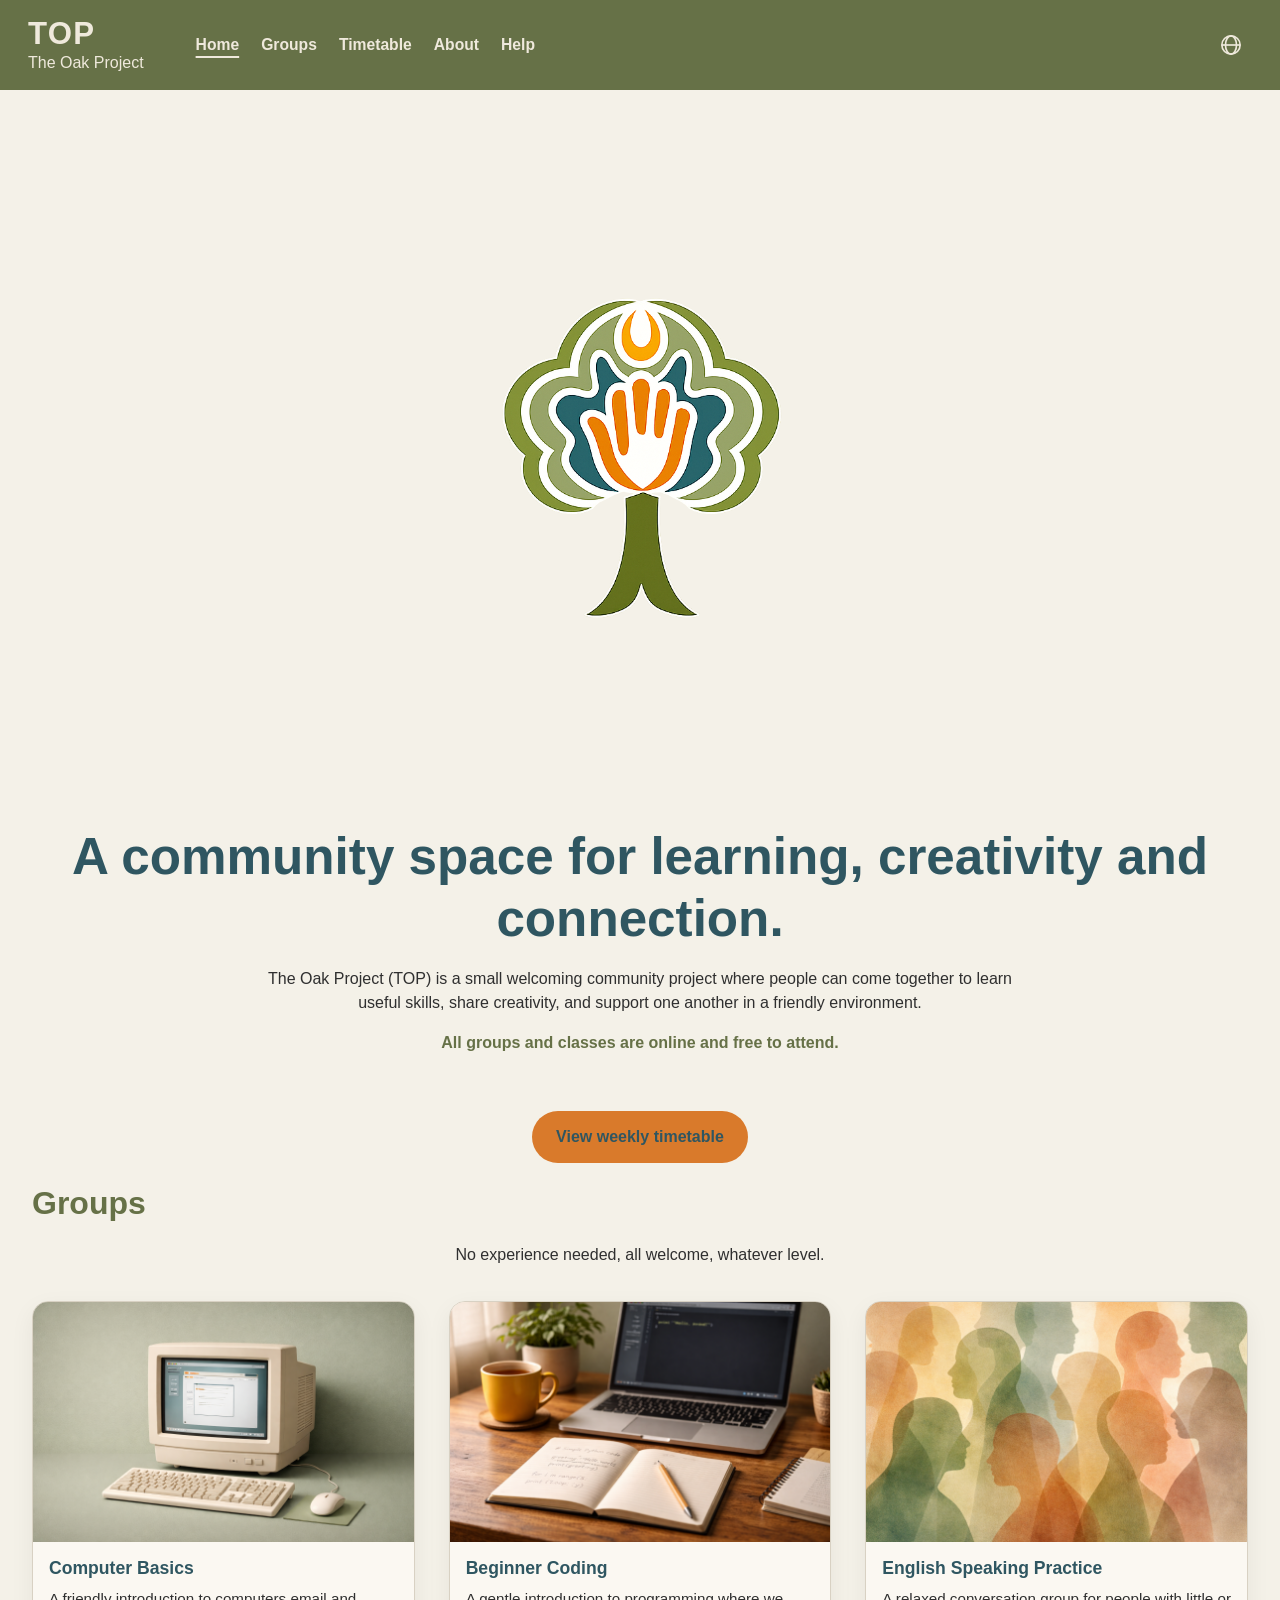
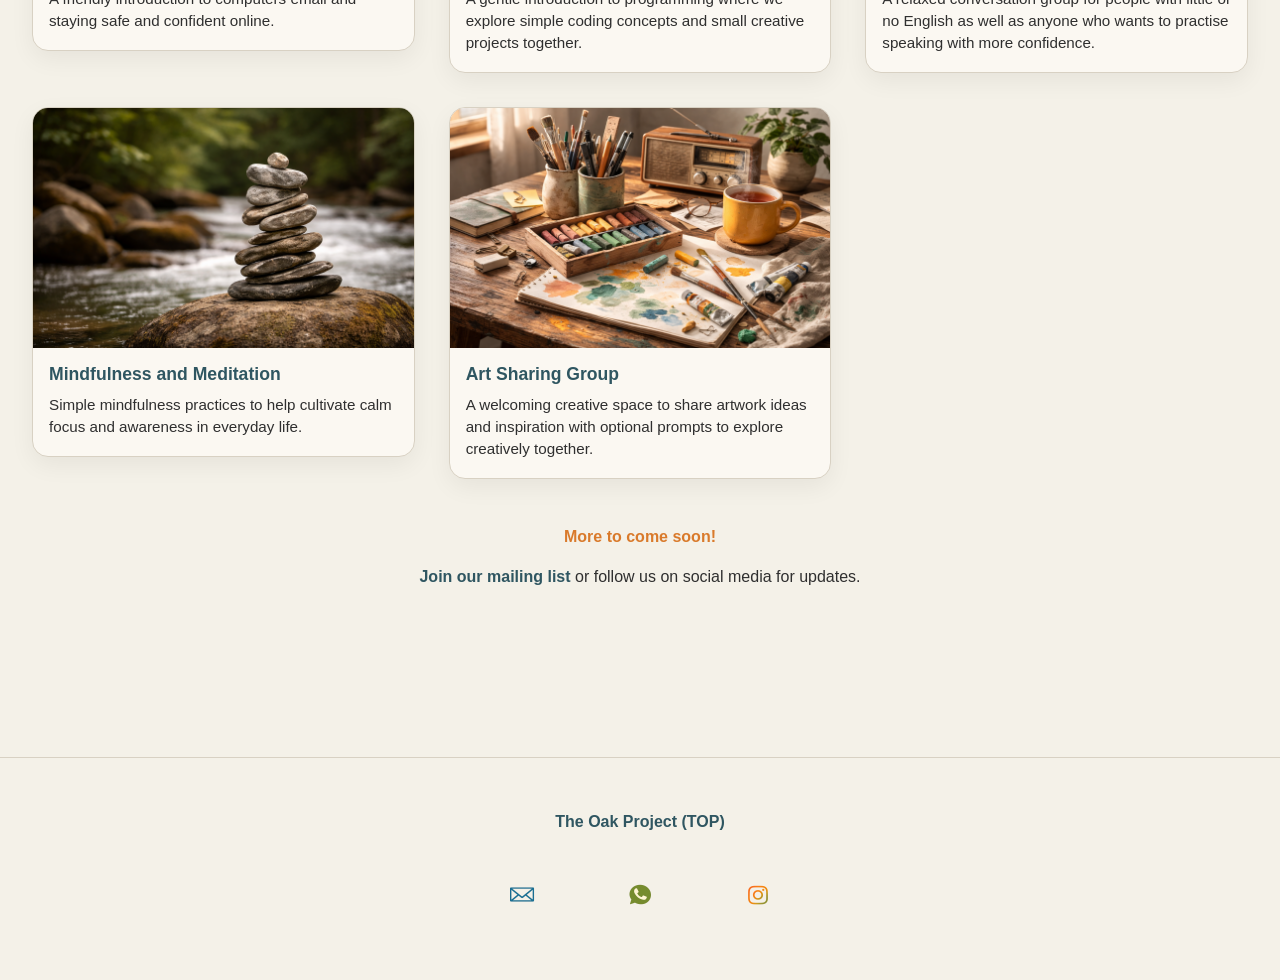
<file: index.html>
<!DOCTYPE html>
<html lang="en">
<head>
  <meta charset="UTF-8" />
  <meta name="viewport" content="width=device-width, initial-scale=1.0" />
  <title>The Oak Project</title>
  <link rel="stylesheet" href="style.css" />
</head>
<body>
  <header class="top-bar">
  <div class="top-left">
    <a href="index.html" class="brand-link">
      <span class="site-name">TOP</span>
      <span class="site-subtitle" data-i18n="siteSubtitle">The Oak Project</span>
    </a>
  </div>

  <nav class="main-nav">
  <a href="index.html" class="nav-link active-nav" data-i18n="nav.home">Home</a>

  <div class="nav-dropdown">
    <button class="nav-link nav-dropdown-button" type="button" data-i18n="nav.groups">Groups</button>
   <div class="nav-dropdown-menu">
  <a href="computer-basics.html" data-i18n="navgroups.computer">Computer Basics</a>
  <a href="beginner-coding.html" data-i18n="navgroups.coding">Beginner Coding</a>
  <a href="english-speaking.html" data-i18n="navgroups.english">English Speaking Practice</a>
  <a href="mindfulness.html" data-i18n="navgroups.mindfulness">Mindfulness & Meditation</a>
  <a href="art-sharing.html" data-i18n="navgroups.art">Art Sharing Group</a>
</div>
  </div>

  <a href="timetable.html" class="nav-link" data-i18n="nav.timetable">Timetable</a>
  <a href="about.html" class="nav-link" data-i18n="nav.about">About</a>
  <a href="help.html" class="nav-link" data-i18n="nav.help">Help</a>
</nav>

  <div class="language-switcher">
    <button id="languageButton" class="language-button" aria-label="Change language">
      <svg class="globe-icon" viewBox="0 0 24 24" aria-hidden="true">
        <circle cx="12" cy="12" r="10"></circle>
        <ellipse cx="12" cy="12" rx="6" ry="10"></ellipse>
        <line x1="2" y1="12" x2="22" y2="12"></line>
      </svg>
    </button>
    <div id="languageMenu" class="language-menu hidden">
      <button data-lang="en">English</button>
      <button data-lang="ar">العربية</button>
      <button data-lang="es">Español</button>
      <button data-lang="fr">Français</button>
      <button data-lang="uk">Українська</button>
      <button data-lang="zh">中文</button>
    </div>
  </div>
</header>

  <main class="page">
    <section class="hero">
      <div class="logo-wrap">
        <img src="images/logo.png" alt="The Oak Project logo" class="logo" />
      </div>

      <h1 data-i18n="tagline">A community space for learning, creativity and connection.</h1>

      <p class="intro" data-i18n="intro">
        The Oak Project (TOP) is a small welcoming community project where people can come together to learn useful skills, share creativity, and support one another in a friendly environment.
      </p>

      <p class="online-free" data-i18n="onlineFree">
        All groups and classes are online and free to attend.
      </p>
    </section>


<p class="hero-button-wrap">
 <a href="timetable.html" class="hero-button" data-i18n="buttons.viewTimetable">
  View weekly timetable
</a>
</p>

      <section class="groups-section">
  <h2 data-i18n="groupsTitle">Groups</h2>
  <p class="groups-intro" data-i18n="groupsIntro">
    No experience needed, all welcome, whatever level.
  </p>

  <div class="groups-grid">
    <a class="group-card card-link" href="computer-basics.html">
      <img src="images/computer.png" alt="" class="group-image" />
      <h3 data-i18n="groups.computer.title">Computer Basics</h3>
      <p data-i18n="groups.computer.desc">
        A friendly introduction to computers email and staying safe and confident online.
      </p>
    </a>

    <a class="group-card card-link" href="beginner-coding.html">
      <img src="images/coding.png" alt="" class="group-image" />
      <h3 data-i18n="groups.coding.title">Beginner Coding</h3>
      <p data-i18n="groups.coding.desc">
        A gentle introduction to programming where we explore simple coding concepts and small creative projects together.
      </p>
    </a>

    <a class="group-card card-link" href="english-speaking.html">
      <img src="images/english.png" alt="" class="group-image" />
      <h3 data-i18n="groups.english.title">English Speaking Practice</h3>
      <p data-i18n="groups.english.desc">
        A relaxed conversation group for people with little or no English as well as anyone who wants to practise speaking with more confidence.
      </p>
    </a>

    <a class="group-card card-link" href="mindfulness.html">
      <img src="images/mindfulness.png" alt="" class="group-image" />
      <h3 data-i18n="groups.mindfulness.title">Mindfulness and Meditation</h3>
      <p data-i18n="groups.mindfulness.desc">
        Simple mindfulness practices to help cultivate calm focus and awareness in everyday life.
      </p>
    </a>

    <a class="group-card card-link" href="art-sharing.html">
      <img src="images/art.png" alt="" class="group-image" />
      <h3 data-i18n="groups.art.title">Art Sharing Group</h3>
      <p data-i18n="groups.art.desc">
        A welcoming creative space to share artwork ideas and inspiration with optional prompts to explore creatively together.
      </p>
    </a>
  </div>
</section>

    <section class="updates">
  <p data-i18n="moreSoon">More to come soon!</p>
  <p>
    <a href="https://forms.gle/5wGqr4tWKQwrsamEA" class="mailing-link" target="_blank" rel="noopener noreferrer" data-i18n="updates.mailingList">
      Join our mailing list
    </a>
    <span data-i18n="updates.socialText">or follow us on social media for updates.</span>
  </p>
</section>
    </section>
  </main>
<footer class="site-footer">
  <div class="footer-inner">
    <p class="footer-text">The Oak Project (TOP)</p>

    <div class="footer-links">
      <a href="mailto:hello@theoakproject.org" class="footer-link" aria-label="Email">
        <img src="images/icon-email.png" alt="Email" class="footer-img-icon">
      </a>

      <a href="https://wa.me/447593195218" target="_blank" rel="noopener noreferrer" class="footer-link" aria-label="WhatsApp">
        <img src="images/icon-whatsapp.png" alt="WhatsApp" class="footer-img-icon">
      </a>

      <a href="https://instagram.com/the_oak_project" target="_blank" rel="noopener noreferrer" class="footer-link" aria-label="Instagram">
  <img src="images/icon-instagram.png" alt="Instagram" class="footer-img-icon">
</a>
    </div>
  </div>
</footer>
  <script src="script.js"></script>
</body>
</html>
</file>
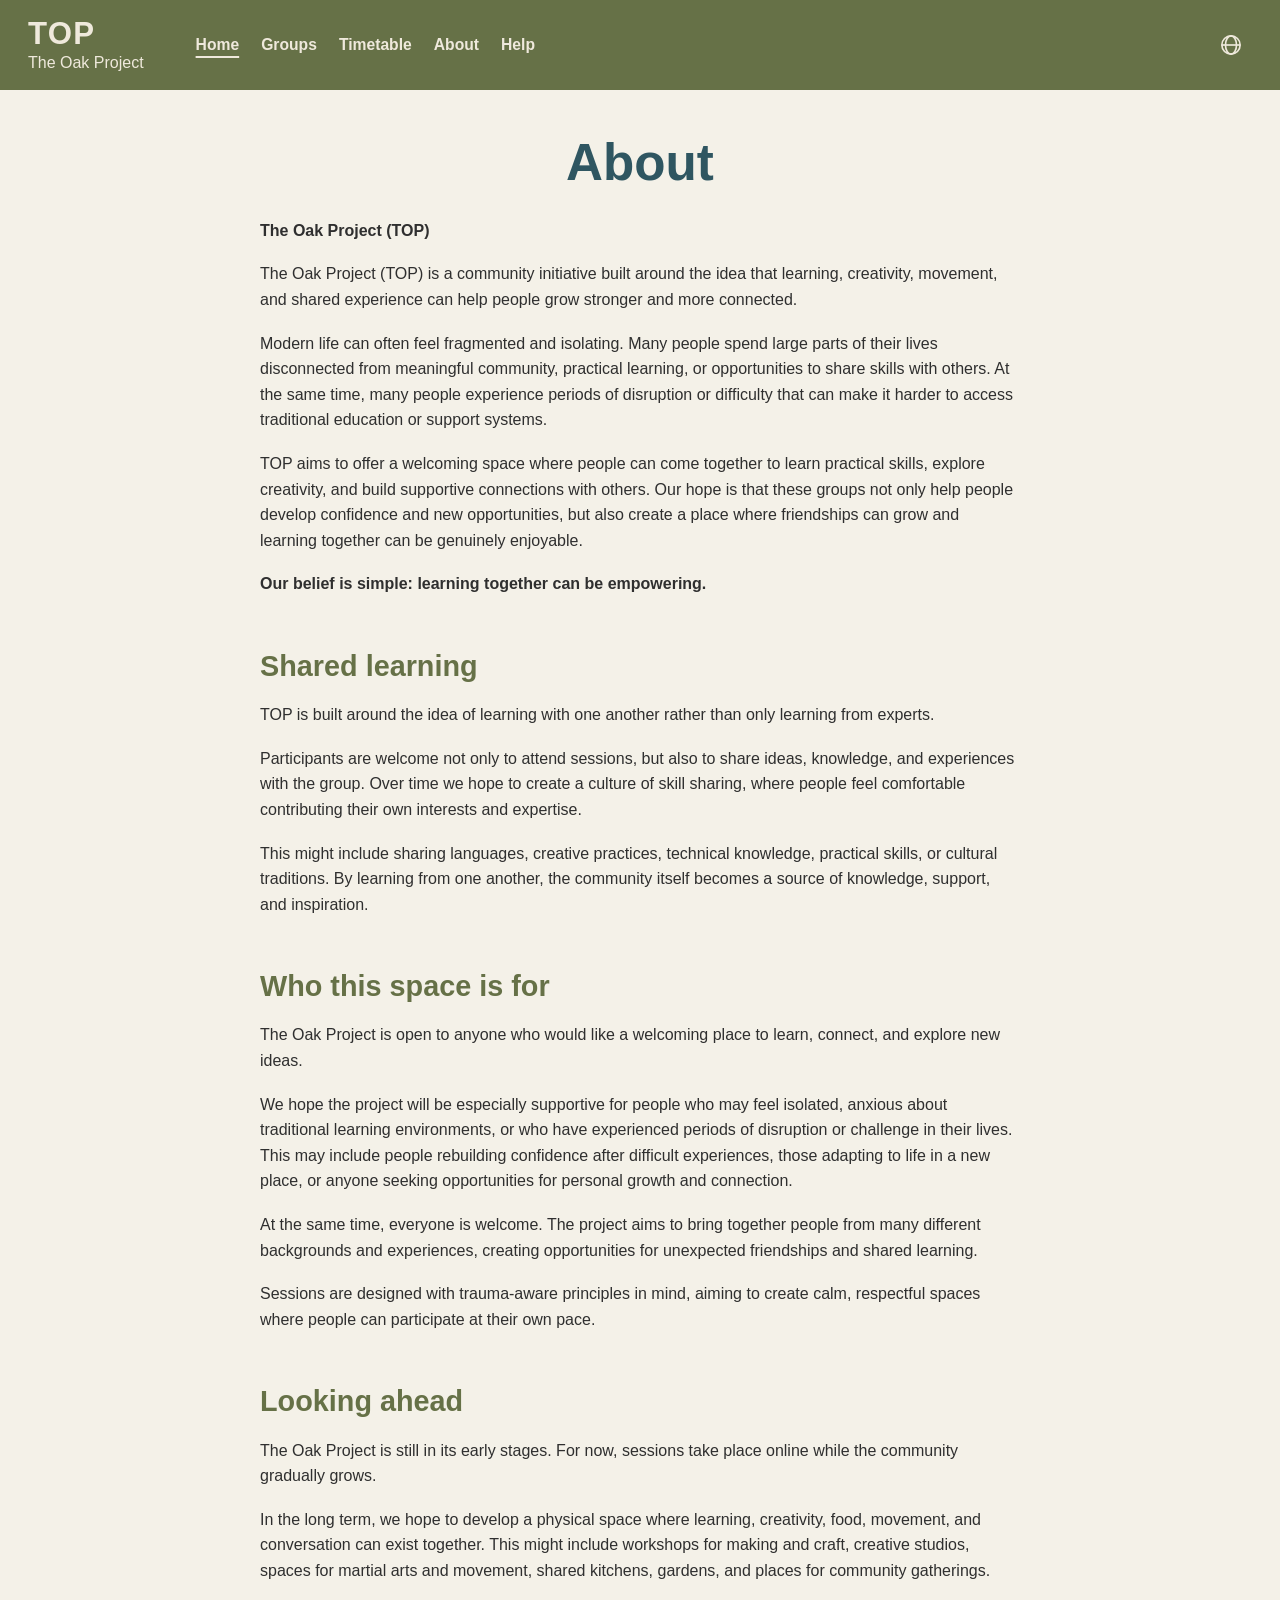
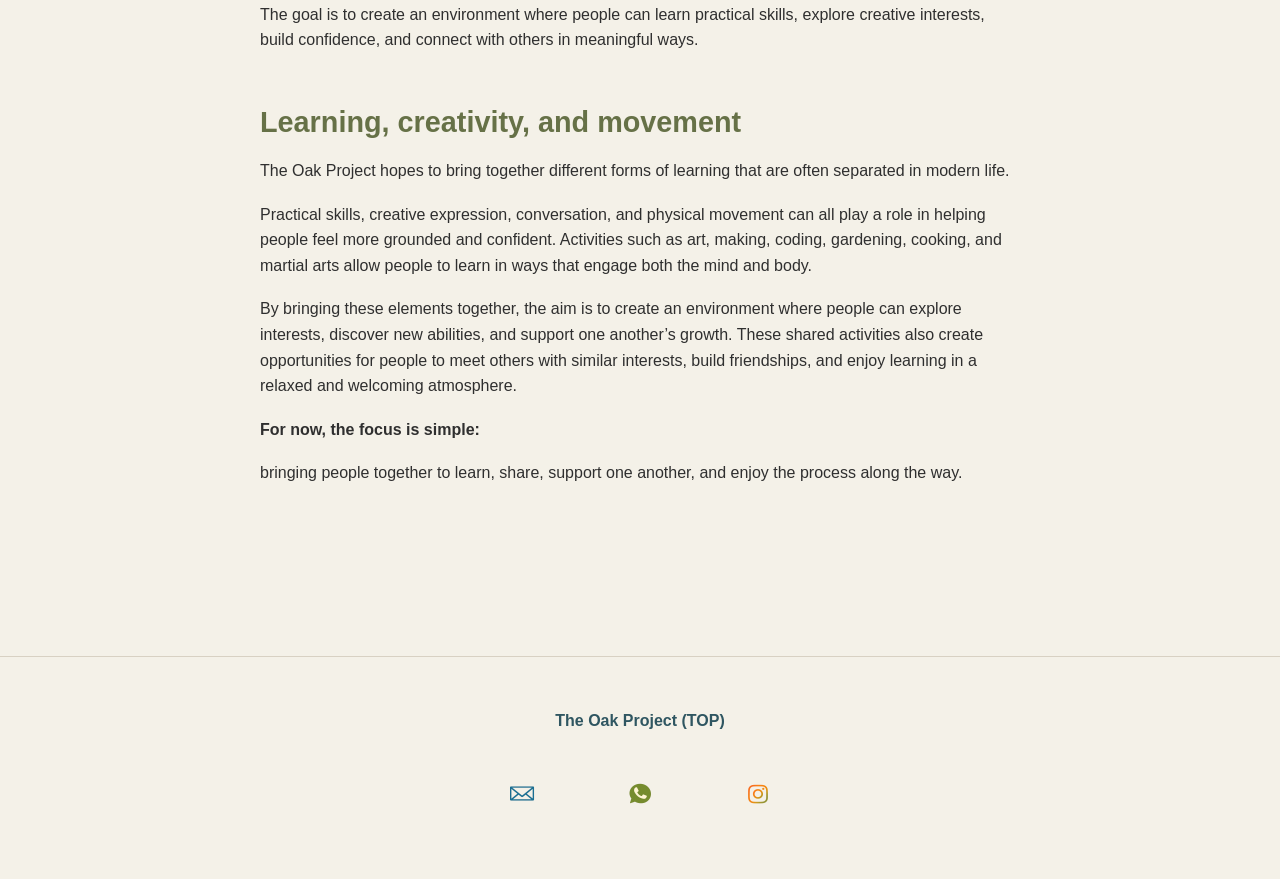
<file: about.html>
<!DOCTYPE html>
<html lang="en">
<head>
  <meta charset="UTF-8" />
  <meta name="viewport" content="width=device-width, initial-scale=1.0" />
  <title>About | The Oak Project</title>
  <link rel="stylesheet" href="style.css" />
</head>
<body>

  <header class="top-bar">
    <div class="top-left">
      <a href="index.html" class="brand-link">
        <span class="site-name">TOP</span>
        <span class="site-subtitle">The Oak Project</span>
      </a>
    </div>
  <nav class="main-nav">
    <a href="index.html" class="nav-link active-nav" data-i18n="nav.home">Home</a>

    <div class="nav-dropdown">
      <button class="nav-link nav-dropdown-button" type="button" data-i18n="nav.groups">Groups</button>
      <div class="nav-dropdown-menu">
        <div class="nav-dropdown-menu">
  <a href="computer-basics.html" data-i18n="navgroups.computer">Computer Basics</a>
  <a href="beginner-coding.html" data-i18n="navgroups.coding">Beginner Coding</a>
  <a href="english-speaking.html" data-i18n="navgroups.english">English Speaking Practice</a>
  <a href="mindfulness.html" data-i18n="navgroups.mindfulness">Mindfulness & Meditation</a>
  <a href="art-sharing.html" data-i18n="navgroups.art">Art Sharing Group</a>
</div>
      </div>
    </div>

    <a href="timetable.html" class="nav-link" data-i18n="nav.timetable">Timetable</a>
    <a href="about.html" class="nav-link" data-i18n="nav.about">About</a>
    <a href="help.html" class="nav-link" data-i18n="nav.help">Help</a>
  </nav>

    <div class="language-switcher">
      <button id="languageButton" class="language-button" aria-label="Change language">
        <svg class="globe-icon" viewBox="0 0 24 24" aria-hidden="true">
          <circle cx="12" cy="12" r="10"></circle>
          <ellipse cx="12" cy="12" rx="6" ry="10"></ellipse>
          <line x1="2" y1="12" x2="22" y2="12"></line>
        </svg>
      </button>

      <div id="languageMenu" class="language-menu hidden">
        <button data-lang="en">English</button>
        <button data-lang="ar">العربية</button>
        <button data-lang="es">Español</button>
        <button data-lang="fr">Français</button>
        <button data-lang="uk">Українська</button>
        <button data-lang="zh">中文</button>
      </div>
    </div>
  </header>

  <main class="page about-page">
  <section class="about-content">
    <h1 data-i18n="aboutPage.title">About</h1>
    <p><strong data-i18n="aboutPage.name">The Oak Project (TOP)</strong></p>

    <p data-i18n="aboutPage.intro1">The Oak Project (TOP) is a community initiative built around the idea that learning, creativity, movement, and shared experience can help people grow stronger and more connected.</p>

    <p data-i18n="aboutPage.intro2">Modern life can often feel fragmented and isolating. Many people spend large parts of their lives disconnected from meaningful community, practical learning, or opportunities to share skills with others. At the same time, many people experience periods of disruption or difficulty that can make it harder to access traditional education or support systems.</p>

    <p data-i18n="aboutPage.intro3">TOP aims to offer a welcoming space where people can come together to learn practical skills, explore creativity, and build supportive connections with others. Our hope is that these groups not only help people develop confidence and new opportunities, but also create a place where friendships can grow and learning together can be genuinely enjoyable.</p>

    <p><strong data-i18n="aboutPage.belief">Our belief is simple: learning together can be empowering.</strong></p>

    <h2 data-i18n="aboutPage.sharedLearningTitle">Shared learning</h2>
    <p data-i18n="aboutPage.sharedLearning1">TOP is built around the idea of learning with one another rather than only learning from experts.</p>
    <p data-i18n="aboutPage.sharedLearning2">Participants are welcome not only to attend sessions, but also to share ideas, knowledge, and experiences with the group. Over time we hope to create a culture of skill sharing, where people feel comfortable contributing their own interests and expertise.</p>
    <p data-i18n="aboutPage.sharedLearning3">This might include sharing languages, creative practices, technical knowledge, practical skills, or cultural traditions. By learning from one another, the community itself becomes a source of knowledge, support, and inspiration.</p>

    <h2 data-i18n="aboutPage.whoForTitle">Who this space is for</h2>
    <p data-i18n="aboutPage.whoFor1">The Oak Project is open to anyone who would like a welcoming place to learn, connect, and explore new ideas.</p>
    <p data-i18n="aboutPage.whoFor2">We hope the project will be especially supportive for people who may feel isolated, anxious about traditional learning environments, or who have experienced periods of disruption or challenge in their lives. This may include people rebuilding confidence after difficult experiences, those adapting to life in a new place, or anyone seeking opportunities for personal growth and connection.</p>
    <p data-i18n="aboutPage.whoFor3">At the same time, everyone is welcome. The project aims to bring together people from many different backgrounds and experiences, creating opportunities for unexpected friendships and shared learning.</p>
    <p data-i18n="aboutPage.whoFor4">Sessions are designed with trauma-aware principles in mind, aiming to create calm, respectful spaces where people can participate at their own pace.</p>

    <h2 data-i18n="aboutPage.lookingAheadTitle">Looking ahead</h2>
    <p data-i18n="aboutPage.lookingAhead1">The Oak Project is still in its early stages. For now, sessions take place online while the community gradually grows.</p>
    <p data-i18n="aboutPage.lookingAhead2">In the long term, we hope to develop a physical space where learning, creativity, food, movement, and conversation can exist together. This might include workshops for making and craft, creative studios, spaces for martial arts and movement, shared kitchens, gardens, and places for community gatherings.</p>
    <p data-i18n="aboutPage.lookingAhead3">The goal is to create an environment where people can learn practical skills, explore creative interests, build confidence, and connect with others in meaningful ways.</p>

    <h2 data-i18n="aboutPage.learningTitle">Learning, creativity, and movement</h2>
    <p data-i18n="aboutPage.learning1">The Oak Project hopes to bring together different forms of learning that are often separated in modern life.</p>
    <p data-i18n="aboutPage.learning2">Practical skills, creative expression, conversation, and physical movement can all play a role in helping people feel more grounded and confident. Activities such as art, making, coding, gardening, cooking, and martial arts allow people to learn in ways that engage both the mind and body.</p>
    <p data-i18n="aboutPage.learning3">By bringing these elements together, the aim is to create an environment where people can explore interests, discover new abilities, and support one another’s growth. These shared activities also create opportunities for people to meet others with similar interests, build friendships, and enjoy learning in a relaxed and welcoming atmosphere.</p>

    <p><strong data-i18n="aboutPage.focusTitle">For now, the focus is simple:</strong></p>
    <p data-i18n="aboutPage.focusText">bringing people together to learn, share, support one another, and enjoy the process along the way.</p>
  </section>
</main>
<footer class="site-footer">
  <div class="footer-inner">
    <p class="footer-text">The Oak Project (TOP)</p>

    <div class="footer-links">
      <a href="mailto:hello@theoakproject.org" class="footer-link" aria-label="Email">
        <img src="images/icon-email.png" alt="Email" class="footer-img-icon">
      </a>

      <a href="https://wa.me/447593195218" target="_blank" rel="noopener noreferrer" class="footer-link" aria-label="WhatsApp">
        <img src="images/icon-whatsapp.png" alt="WhatsApp" class="footer-img-icon">
      </a>

      <a href="https://instagram.com/the_oak_project" target="_blank" rel="noopener noreferrer" class="footer-link" aria-label="Instagram">
  <img src="images/icon-instagram.png" alt="Instagram" class="footer-img-icon">
</a>
    </div>
  </div>
</footer>
  <script src="script.js"></script>
</body>
</html>
</file>
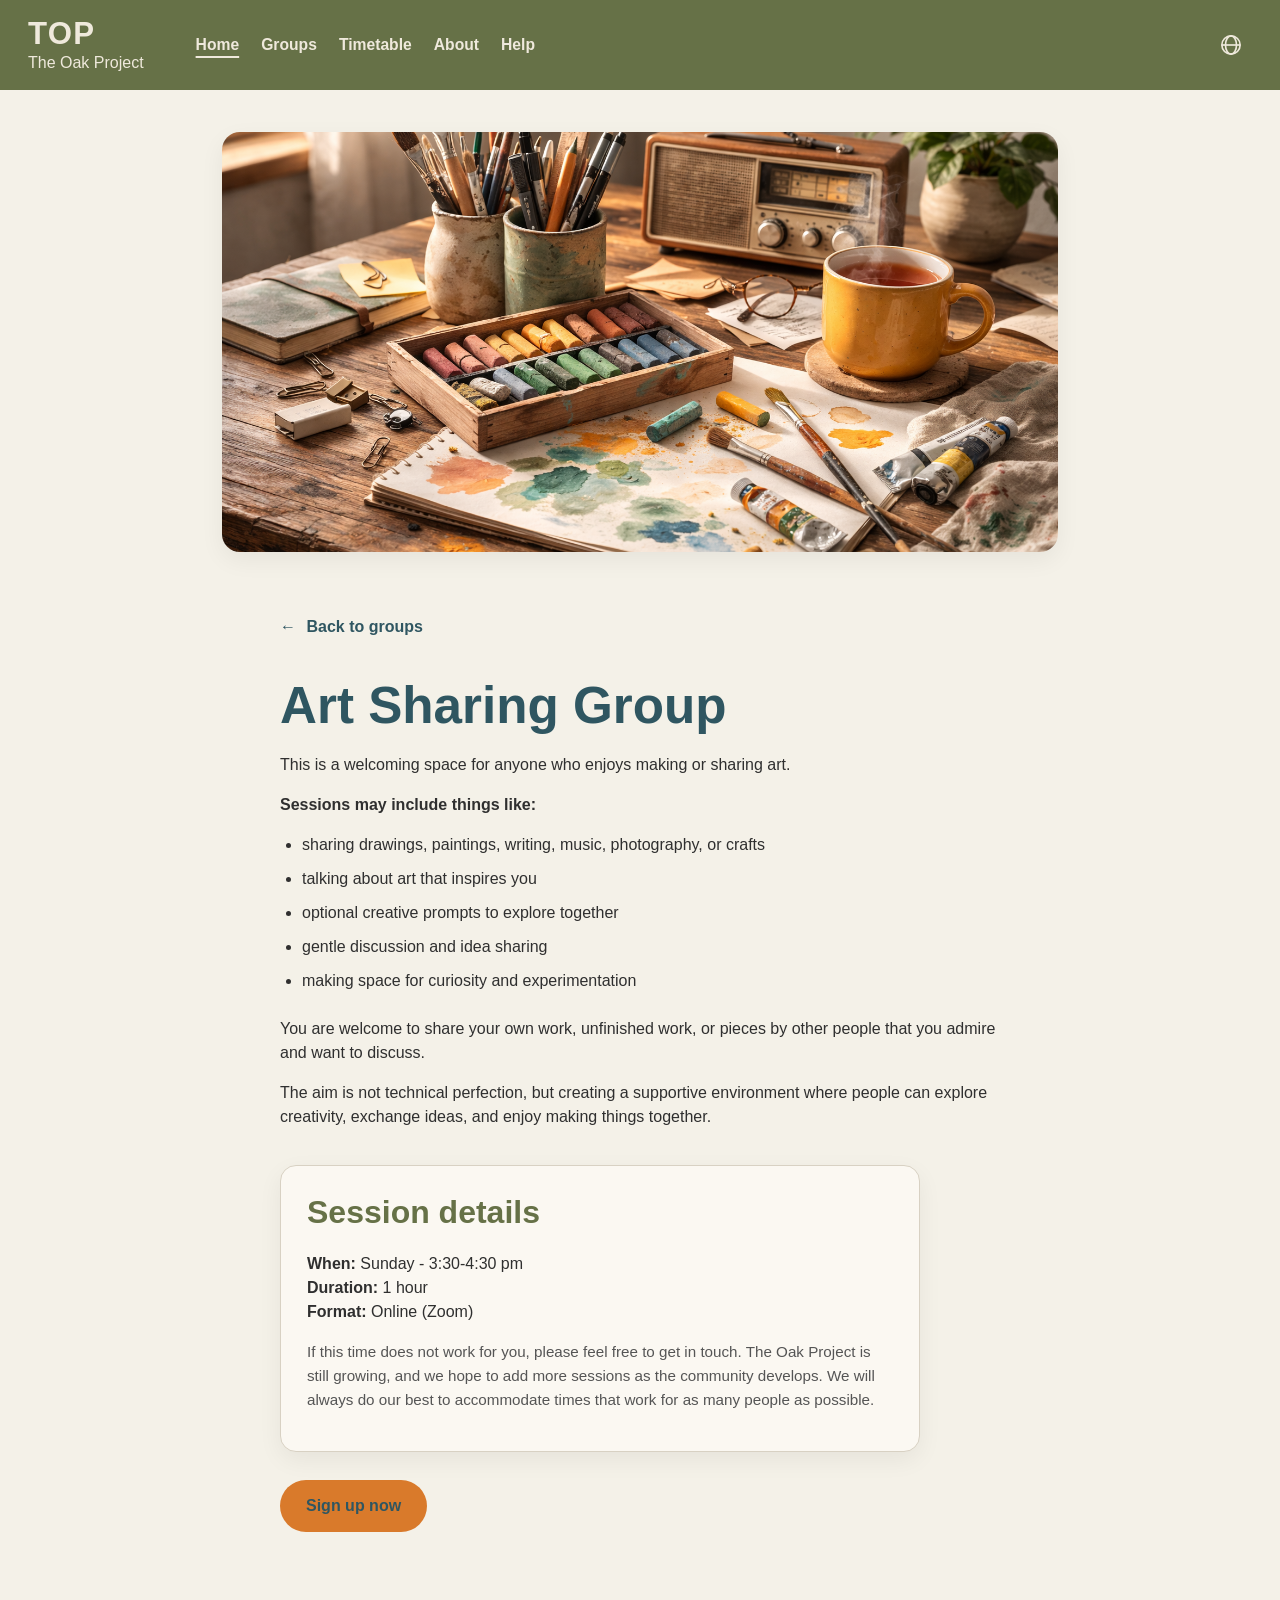
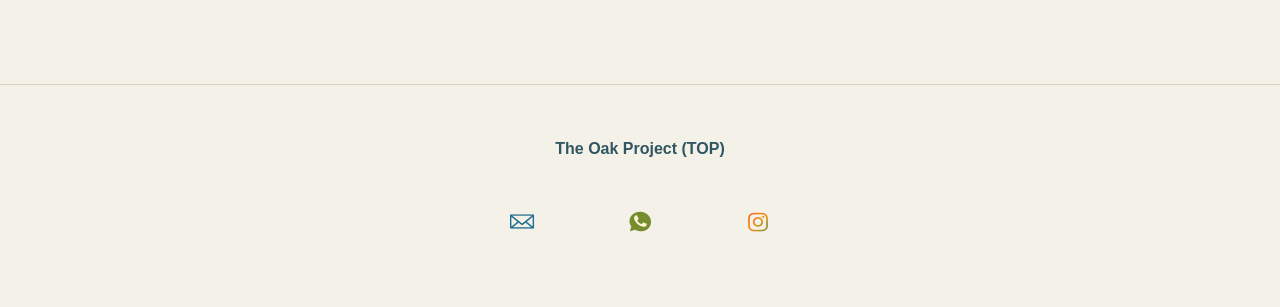
<file: art-sharing.html>
<!DOCTYPE html>
<html lang="en">
<head>
  <meta charset="UTF-8" />
  <meta name="viewport" content="width=device-width, initial-scale=1.0" />
  <title>Art Sharing Group | The Oak Project</title>
  <link rel="stylesheet" href="style.css" />
</head>
<body>
  <header class="top-bar">
  <div class="top-left">
    <a href="index.html" class="brand-link">
      <span class="site-name">TOP</span>
      <span class="site-subtitle">The Oak Project</span>
    </a>
  </div>

    <nav class="main-nav">
    <a href="index.html" class="nav-link active-nav" data-i18n="nav.home">Home</a>

    <div class="nav-dropdown">
      <button class="nav-link nav-dropdown-button" type="button" data-i18n="nav.groups">Groups</button>
      <div class="nav-dropdown-menu">
  <a href="computer-basics.html" data-i18n="navgroups.computer">Computer Basics</a>
  <a href="beginner-coding.html" data-i18n="navgroups.coding">Beginner Coding</a>
  <a href="english-speaking.html" data-i18n="navgroups.english">English Speaking Practice</a>
  <a href="mindfulness.html" data-i18n="navgroups.mindfulness">Mindfulness & Meditation</a>
  <a href="art-sharing.html" data-i18n="navgroups.art">Art Sharing Group</a>
</div>
    </div>

    <a href="timetable.html" class="nav-link" data-i18n="nav.timetable">Timetable</a>
    <a href="about.html" class="nav-link" data-i18n="nav.about">About</a>
    <a href="help.html" class="nav-link" data-i18n="nav.help">Help</a>
  </nav>

  <div class="language-switcher">
    <button id="languageButton" class="language-button" aria-label="Change language">
      <svg class="globe-icon" viewBox="0 0 24 24" aria-hidden="true">
        <circle cx="12" cy="12" r="10"></circle>
        <ellipse cx="12" cy="12" rx="6" ry="10"></ellipse>
        <line x1="2" y1="12" x2="22" y2="12"></line>
      </svg>
    </button>

    <div id="languageMenu" class="language-menu hidden">
      <button data-lang="en">English</button>
      <button data-lang="ar">العربية</button>
      <button data-lang="es">Español</button>
      <button data-lang="fr">Français</button>
      <button data-lang="uk">Українська</button>
      <button data-lang="zh">中文</button>
    </div>
  </div>
</header>

 <main class="page group-page">
  <section class="group-hero">
    <img src="images/art.png" alt="Art Sharing Group" class="group-page-image" />
  </section>

  <section class="group-content">
    <p class="back-link-wrap">
      <a href="index.html" class="back-link">
        <span class="back-arrow">←</span> <span data-i18n="groupPages.backToGroups">Back to groups</span>
      </a>
    </p>

    <h1 data-i18n="groups.art.title">Art Sharing Group</h1>

    <p data-i18n="groupPages.art.intro">This is a welcoming space for anyone who enjoys making or sharing art.</p>

    <p><strong data-i18n="groupPages.art.includeTitle">Sessions may include things like:</strong></p>

    <ul class="group-list">
      <li data-i18n="groupPages.art.li1">sharing drawings, paintings, writing, music, photography, or crafts</li>
      <li data-i18n="groupPages.art.li2">talking about art that inspires you</li>
      <li data-i18n="groupPages.art.li3">optional creative prompts to explore together</li>
      <li data-i18n="groupPages.art.li4">gentle discussion and idea sharing</li>
      <li data-i18n="groupPages.art.li5">making space for curiosity and experimentation</li>
    </ul>

    <p data-i18n="groupPages.art.p2">You are welcome to share your own work, unfinished work, or pieces by other people that you admire and want to discuss.</p>

    <p data-i18n="groupPages.art.p3">The aim is not technical perfection, but creating a supportive environment where people can explore creativity, exchange ideas, and enjoy making things together.</p>

    <section class="session-info">
      <h2 data-i18n="sessionInfo.title">Session details</h2>

     <p class="session-time">
  <strong data-i18n="sessionInfo.when">When:</strong>
  <span data-i18n="groupSchedule.artWhen">Sunday — 3:30–4:30 pm</span>
  <br>
  <strong data-i18n="sessionInfo.duration">Duration:</strong>
  <span data-i18n="sessionInfo.oneHour">1 hour</span>
  <br>
  <strong data-i18n="sessionInfo.format">Format:</strong>
  <span data-i18n="sessionInfo.onlineZoom">Online (Zoom)</span>
</p>

      <p class="session-note" data-i18n="sessionInfo.timeNote">If this time does not work for you, please feel free to get in touch. The Oak Project is still growing, and we hope to add more sessions as the community develops. We will always do our best to accommodate times that work for as many people as possible.</p>
    </section>

    <a href="https://forms.gle/1McNnBf9S4WVfCGBA" class="signup-button" target="_blank" rel="noopener noreferrer" data-i18n="buttons.signup">
      Sign up now
    </a>
  </section>
</main>
<footer class="site-footer">
  <div class="footer-inner">
    <p class="footer-text">The Oak Project (TOP)</p>

    <div class="footer-links">
      <a href="mailto:hello@theoakproject.org" class="footer-link" aria-label="Email">
        <img src="images/icon-email.png" alt="Email" class="footer-img-icon">
      </a>

      <a href="https://wa.me/447593195218" target="_blank" rel="noopener noreferrer" class="footer-link" aria-label="WhatsApp">
        <img src="images/icon-whatsapp.png" alt="WhatsApp" class="footer-img-icon">
      </a>

      <a href="https://instagram.com/the_oak_project" target="_blank" rel="noopener noreferrer" class="footer-link" aria-label="Instagram">
  <img src="images/icon-instagram.png" alt="Instagram" class="footer-img-icon">
</a>
    </div>
  </div>
</footer>
  <script src="script.js"></script>
</body>
</html>
</file>
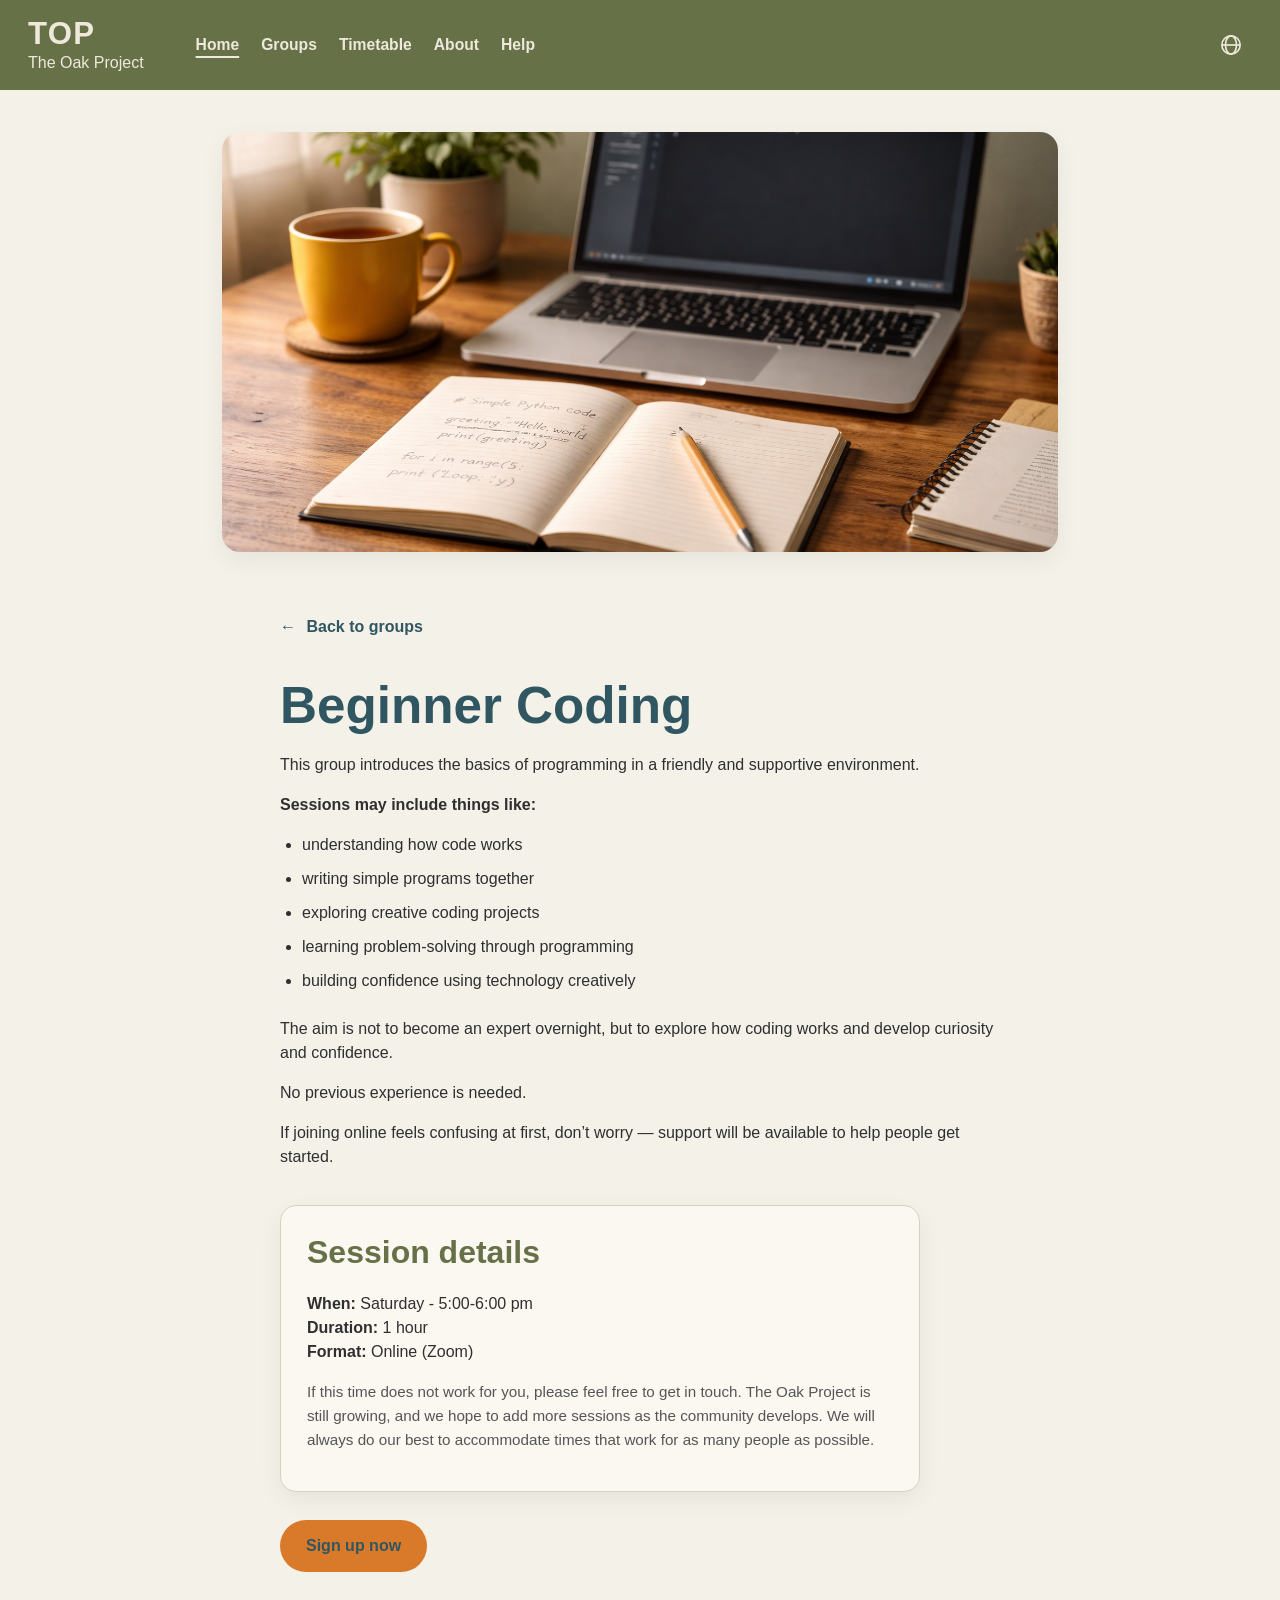
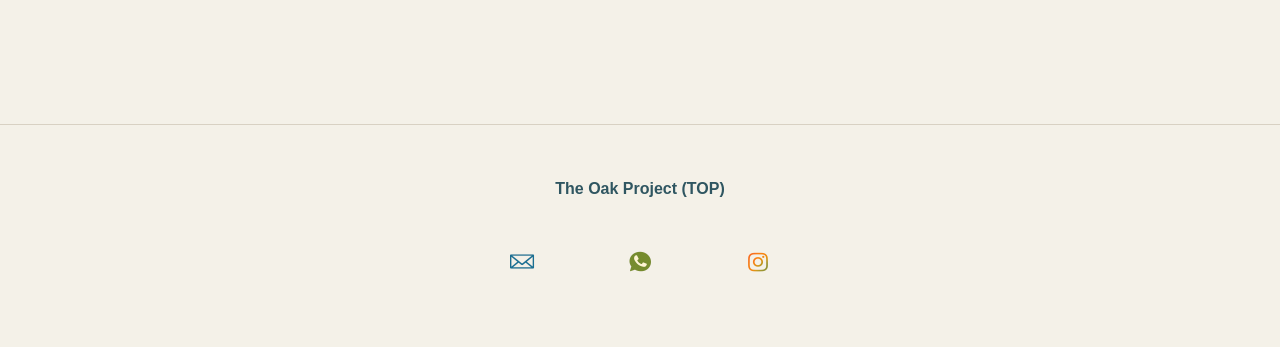
<file: beginner-coding.html>
<!DOCTYPE html>
<html lang="en">
<head>
  <meta charset="UTF-8" />
  <meta name="viewport" content="width=device-width, initial-scale=1.0" />
  <title>Computer Basics | The Oak Project</title>
  <link rel="stylesheet" href="style.css" />
</head>
<body>
  <header class="top-bar">
  <div class="top-left">
    <a href="index.html" class="brand-link">
      <span class="site-name">TOP</span>
      <span class="site-subtitle">The Oak Project</span>
    </a>
  </div>

    <nav class="main-nav">
    <a href="index.html" class="nav-link active-nav" data-i18n="nav.home">Home</a>

    <div class="nav-dropdown">
      <button class="nav-link nav-dropdown-button" type="button" data-i18n="nav.groups">Groups</button>
     <div class="nav-dropdown-menu">
  <a href="computer-basics.html" data-i18n="navgroups.computer">Computer Basics</a>
  <a href="beginner-coding.html" data-i18n="navgroups.coding">Beginner Coding</a>
  <a href="english-speaking.html" data-i18n="navgroups.english">English Speaking Practice</a>
  <a href="mindfulness.html" data-i18n="navgroups.mindfulness">Mindfulness & Meditation</a>
  <a href="art-sharing.html" data-i18n="navgroups.art">Art Sharing Group</a>
</div>
    </div>

    <a href="timetable.html" class="nav-link" data-i18n="nav.timetable">Timetable</a>
    <a href="about.html" class="nav-link" data-i18n="nav.about">About</a>
    <a href="help.html" class="nav-link" data-i18n="nav.help">Help</a>
  </nav>

  <div class="language-switcher">
    <button id="languageButton" class="language-button" aria-label="Change language">
      <svg class="globe-icon" viewBox="0 0 24 24" aria-hidden="true">
        <circle cx="12" cy="12" r="10"></circle>
        <ellipse cx="12" cy="12" rx="6" ry="10"></ellipse>
        <line x1="2" y1="12" x2="22" y2="12"></line>
      </svg>
    </button>

    <div id="languageMenu" class="language-menu hidden">
      <button data-lang="en">English</button>
      <button data-lang="ar">العربية</button>
      <button data-lang="es">Español</button>
      <button data-lang="fr">Français</button>
      <button data-lang="uk">Українська</button>
      <button data-lang="zh">中文</button>
    </div>
  </div>
</header>

  <main class="page group-page">
  <section class="group-hero">
    <img src="images/coding.png" alt="Beginner Coding" class="group-page-image" />
  </section>

  <section class="group-content">
    <p class="back-link-wrap">
      <a href="index.html" class="back-link">
        <span class="back-arrow">←</span> <span data-i18n="groupPages.backToGroups">Back to groups</span>
      </a>
    </p>

    <h1 data-i18n="groups.coding.title">Beginner Coding</h1>

    <p data-i18n="groupPages.coding.intro">This group introduces the basics of programming in a friendly and supportive environment.</p>

    <p><strong data-i18n="groupPages.coding.includeTitle">Sessions may include things like:</strong></p>

    <ul class="group-list">
      <li data-i18n="groupPages.coding.li1">understanding how code works</li>
      <li data-i18n="groupPages.coding.li2">writing simple programs together</li>
      <li data-i18n="groupPages.coding.li3">exploring creative coding projects</li>
      <li data-i18n="groupPages.coding.li4">learning problem-solving through programming</li>
      <li data-i18n="groupPages.coding.li5">building confidence using technology creatively</li>
    </ul>

    <p data-i18n="groupPages.coding.aim">The aim is not to become an expert overnight, but to explore how coding works and develop curiosity and confidence.</p>

    <p data-i18n="groupPages.coding.experience">No previous experience is needed.</p>

    <p data-i18n="groupPages.coding.support">If joining online feels confusing at first, don’t worry — support will be available to help people get started.</p>

    <section class="session-info">
      <h2 data-i18n="sessionInfo.title">Session details</h2>

     <p class="session-time">
  <strong data-i18n="sessionInfo.when">When:</strong>
  <span data-i18n="groupSchedule.codingWhen">Saturday — 5:00–6:00 pm</span>
  <br>
  <strong data-i18n="sessionInfo.duration">Duration:</strong>
  <span data-i18n="sessionInfo.oneHour">1 hour</span>
  <br>
  <strong data-i18n="sessionInfo.format">Format:</strong>
  <span data-i18n="sessionInfo.onlineZoom">Online (Zoom)</span>
</p>

      <p class="session-note" data-i18n="sessionInfo.timeNote">If this time does not work for you, please feel free to get in touch. The Oak Project is still growing, and we hope to add more sessions as the community develops. We will always do our best to accommodate times that work for as many people as possible.</p>
    </section>

    <a href="https://forms.gle/i6J4ReirVEmB3R4K9" class="signup-button" target="_blank" rel="noopener noreferrer" data-i18n="buttons.signup">
      Sign up now
    </a>
  </section>
</main>
<footer class="site-footer">
  <div class="footer-inner">
    <p class="footer-text">The Oak Project (TOP)</p>

    <div class="footer-links">
      <a href="mailto:hello@theoakproject.org" class="footer-link" aria-label="Email">
        <img src="images/icon-email.png" alt="Email" class="footer-img-icon">
      </a>

      <a href="https://wa.me/447593195218" target="_blank" rel="noopener noreferrer" class="footer-link" aria-label="WhatsApp">
        <img src="images/icon-whatsapp.png" alt="WhatsApp" class="footer-img-icon">
      </a>

     <a href="https://instagram.com/the_oak_project" target="_blank" rel="noopener noreferrer" class="footer-link" aria-label="Instagram">
  <img src="images/icon-instagram.png" alt="Instagram" class="footer-img-icon">
</a>
    </div>
  </div>
</footer>
  <script src="script.js"></script>
</body>
</html>
</file>
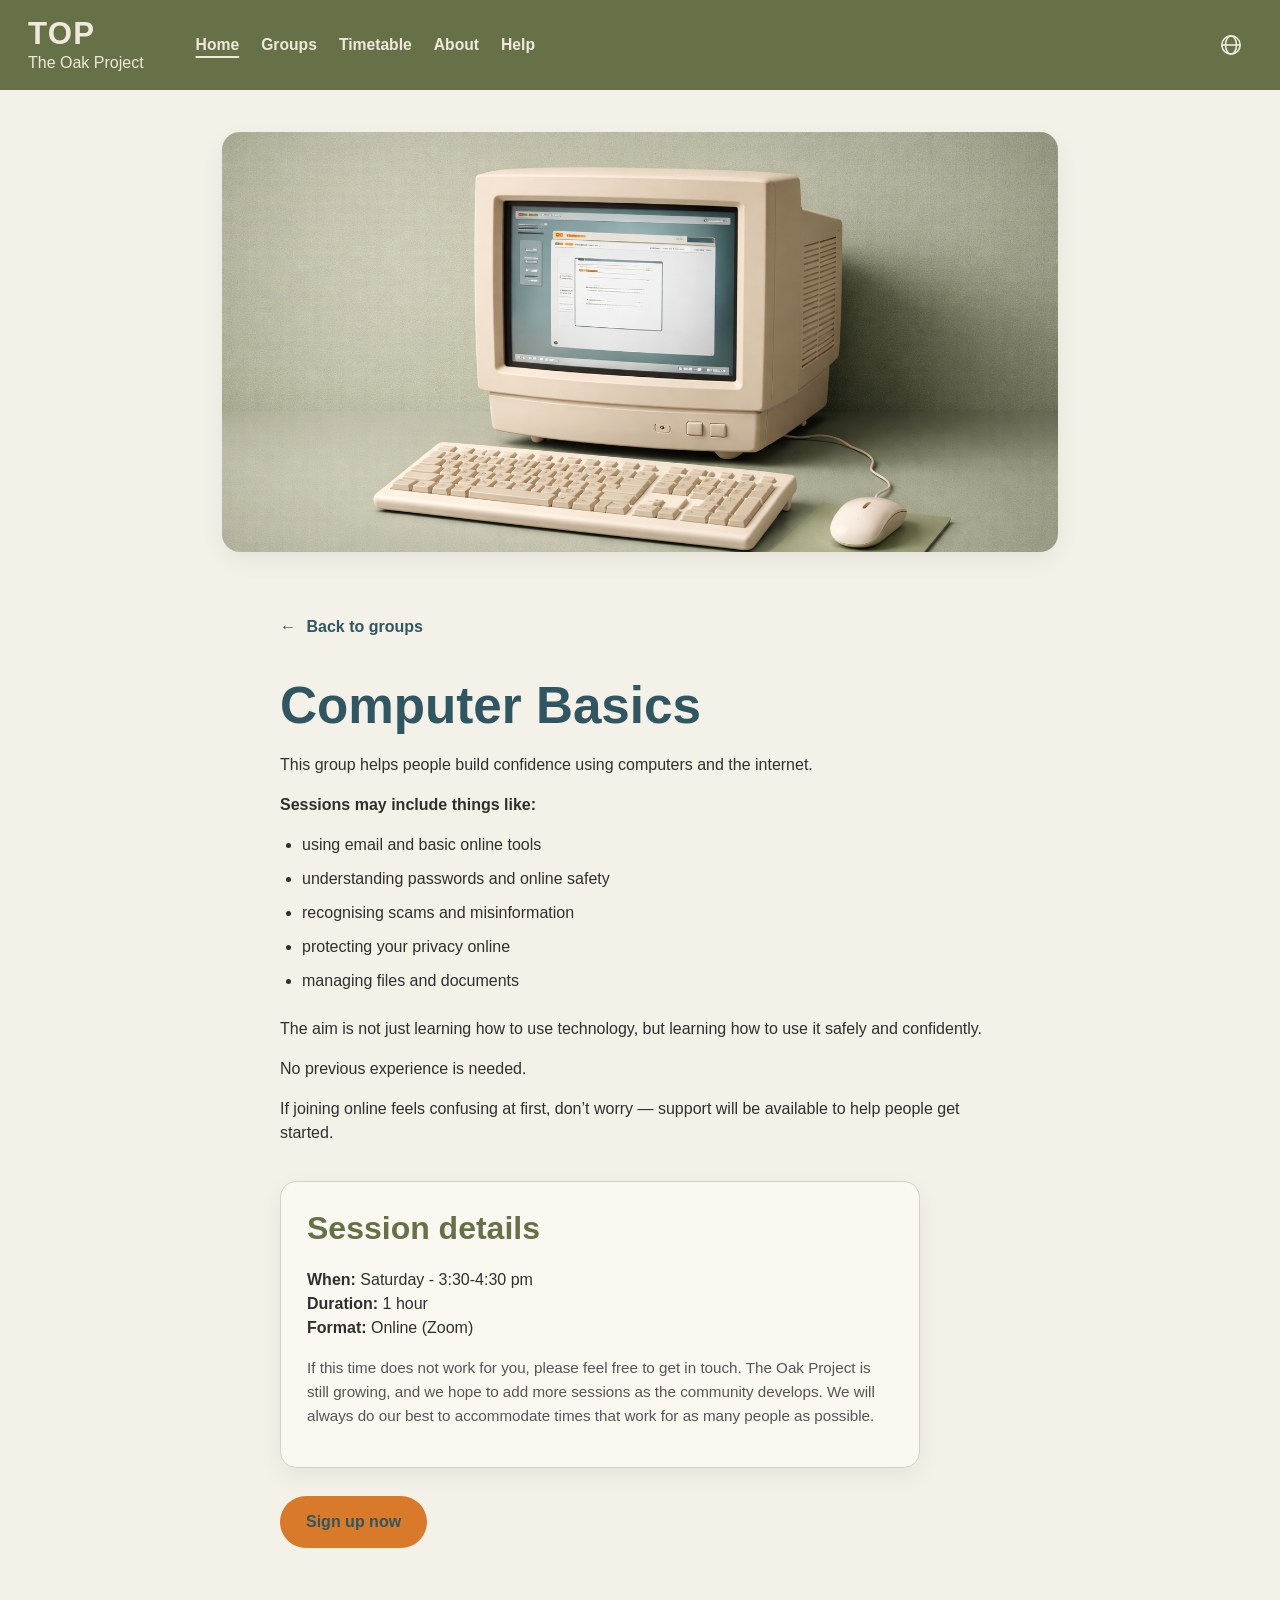
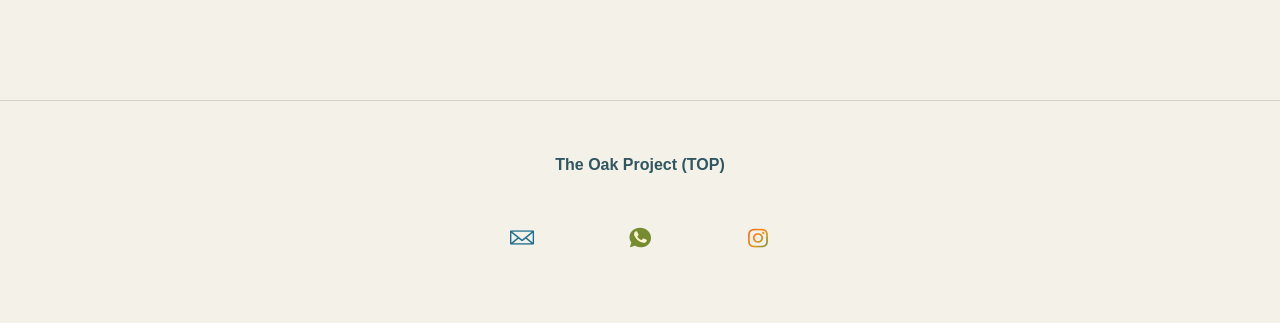
<file: computer-basics.html>
<!DOCTYPE html>
<html lang="en">
<head>
  <meta charset="UTF-8" />
  <meta name="viewport" content="width=device-width, initial-scale=1.0" />
  <title>Computer Basics | The Oak Project</title>
  <link rel="stylesheet" href="style.css" />
</head>
<body>
  <header class="top-bar">
  <div class="top-left">
    <a href="index.html" class="brand-link">
      <span class="site-name">TOP</span>
      <span class="site-subtitle">The Oak Project</span>
    </a>
  </div>

    <nav class="main-nav">
    <a href="index.html" class="nav-link active-nav" data-i18n="nav.home">Home</a>

    <div class="nav-dropdown">
      <button class="nav-link nav-dropdown-button" type="button" data-i18n="nav.groups">Groups</button>
      <div class="nav-dropdown-menu">
  <a href="computer-basics.html" data-i18n="navgroups.computer">Computer Basics</a>
  <a href="beginner-coding.html" data-i18n="navgroups.coding">Beginner Coding</a>
  <a href="english-speaking.html" data-i18n="navgroups.english">English Speaking Practice</a>
  <a href="mindfulness.html" data-i18n="navgroups.mindfulness">Mindfulness & Meditation</a>
  <a href="art-sharing.html" data-i18n="navgroups.art">Art Sharing Group</a>
</div>
    </div>

    <a href="timetable.html" class="nav-link" data-i18n="nav.timetable">Timetable</a>
    <a href="about.html" class="nav-link" data-i18n="nav.about">About</a>
    <a href="help.html" class="nav-link" data-i18n="nav.help">Help</a>
  </nav>

  <div class="language-switcher">
    <button id="languageButton" class="language-button" aria-label="Change language">
      <svg class="globe-icon" viewBox="0 0 24 24" aria-hidden="true">
        <circle cx="12" cy="12" r="10"></circle>
        <ellipse cx="12" cy="12" rx="6" ry="10"></ellipse>
        <line x1="2" y1="12" x2="22" y2="12"></line>
      </svg>
    </button>

    <div id="languageMenu" class="language-menu hidden">
      <button data-lang="en">English</button>
      <button data-lang="ar">العربية</button>
      <button data-lang="es">Español</button>
      <button data-lang="fr">Français</button>
      <button data-lang="uk">Українська</button>
      <button data-lang="zh">中文</button>
    </div>
  </div>
</header>

  <main class="page group-page">
  <section class="group-hero">
    <img src="images/computer.png" alt="Computer Basics" class="group-page-image" />
  </section>

  <section class="group-content">
    <p class="back-link-wrap">
      <a href="index.html" class="back-link">
        <span class="back-arrow">←</span> <span data-i18n="groupPages.backToGroups">Back to groups</span>
      </a>
    </p>

    <h1 data-i18n="groups.computer.title">Computer Basics</h1>

    <p data-i18n="groupPages.computer.intro">This group helps people build confidence using computers and the internet.</p>

    <p><strong data-i18n="groupPages.computer.includeTitle">Sessions may include things like:</strong></p>

    <ul class="group-list">
      <li data-i18n="groupPages.computer.li1">using email and basic online tools</li>
      <li data-i18n="groupPages.computer.li2">understanding passwords and online safety</li>
      <li data-i18n="groupPages.computer.li3">recognising scams and misinformation</li>
      <li data-i18n="groupPages.computer.li4">protecting your privacy online</li>
      <li data-i18n="groupPages.computer.li5">managing files and documents</li>
    </ul>

    <p data-i18n="groupPages.computer.aim">The aim is not just learning how to use technology, but learning how to use it safely and confidently.</p>

    <p data-i18n="groupPages.computer.experience">No previous experience is needed.</p>

    <p data-i18n="groupPages.computer.support">If joining online feels confusing at first, don’t worry — support will be available to help people get started.</p>

    <section class="session-info">
      <h2 data-i18n="sessionInfo.title">Session details</h2>

      <p class="session-time">
  <strong data-i18n="sessionInfo.when">When:</strong>
  <span data-i18n="groupSchedule.computerWhen">Saturday — 3:30–4:30 pm</span>
  <br>
  <strong data-i18n="sessionInfo.duration">Duration:</strong>
  <span data-i18n="sessionInfo.oneHour">1 hour</span>
  <br>
  <strong data-i18n="sessionInfo.format">Format:</strong>
  <span data-i18n="sessionInfo.onlineZoom">Online (Zoom)</span>
</p>

      <p class="session-note" data-i18n="sessionInfo.timeNote">If this time does not work for you, please feel free to get in touch. The Oak Project is still growing, and we hope to add more sessions as the community develops. We will always do our best to accommodate times that work for as many people as possible.</p>
    </section>

    <a href="https://forms.gle/osAKKfSREP7F4hio7" class="signup-button" target="_blank" rel="noopener noreferrer" data-i18n="buttons.signup">
      Sign up now
    </a>
  </section>
</main>
<footer class="site-footer">
  <div class="footer-inner">
    <p class="footer-text">The Oak Project (TOP)</p>

    <div class="footer-links">
      <a href="mailto:hello@theoakproject.org" class="footer-link" aria-label="Email">
        <img src="images/icon-email.png" alt="Email" class="footer-img-icon">
      </a>

      <a href="https://wa.me/447593195218" target="_blank" rel="noopener noreferrer" class="footer-link" aria-label="WhatsApp">
        <img src="images/icon-whatsapp.png" alt="WhatsApp" class="footer-img-icon">
      </a>

     <a href="https://instagram.com/the_oak_project" target="_blank" rel="noopener noreferrer" class="footer-link" aria-label="Instagram">
  <img src="images/icon-instagram.png" alt="Instagram" class="footer-img-icon">
</a>
    </div>
  </div>
</footer>
  <script src="script.js"></script>
</body>
</html>
</file>
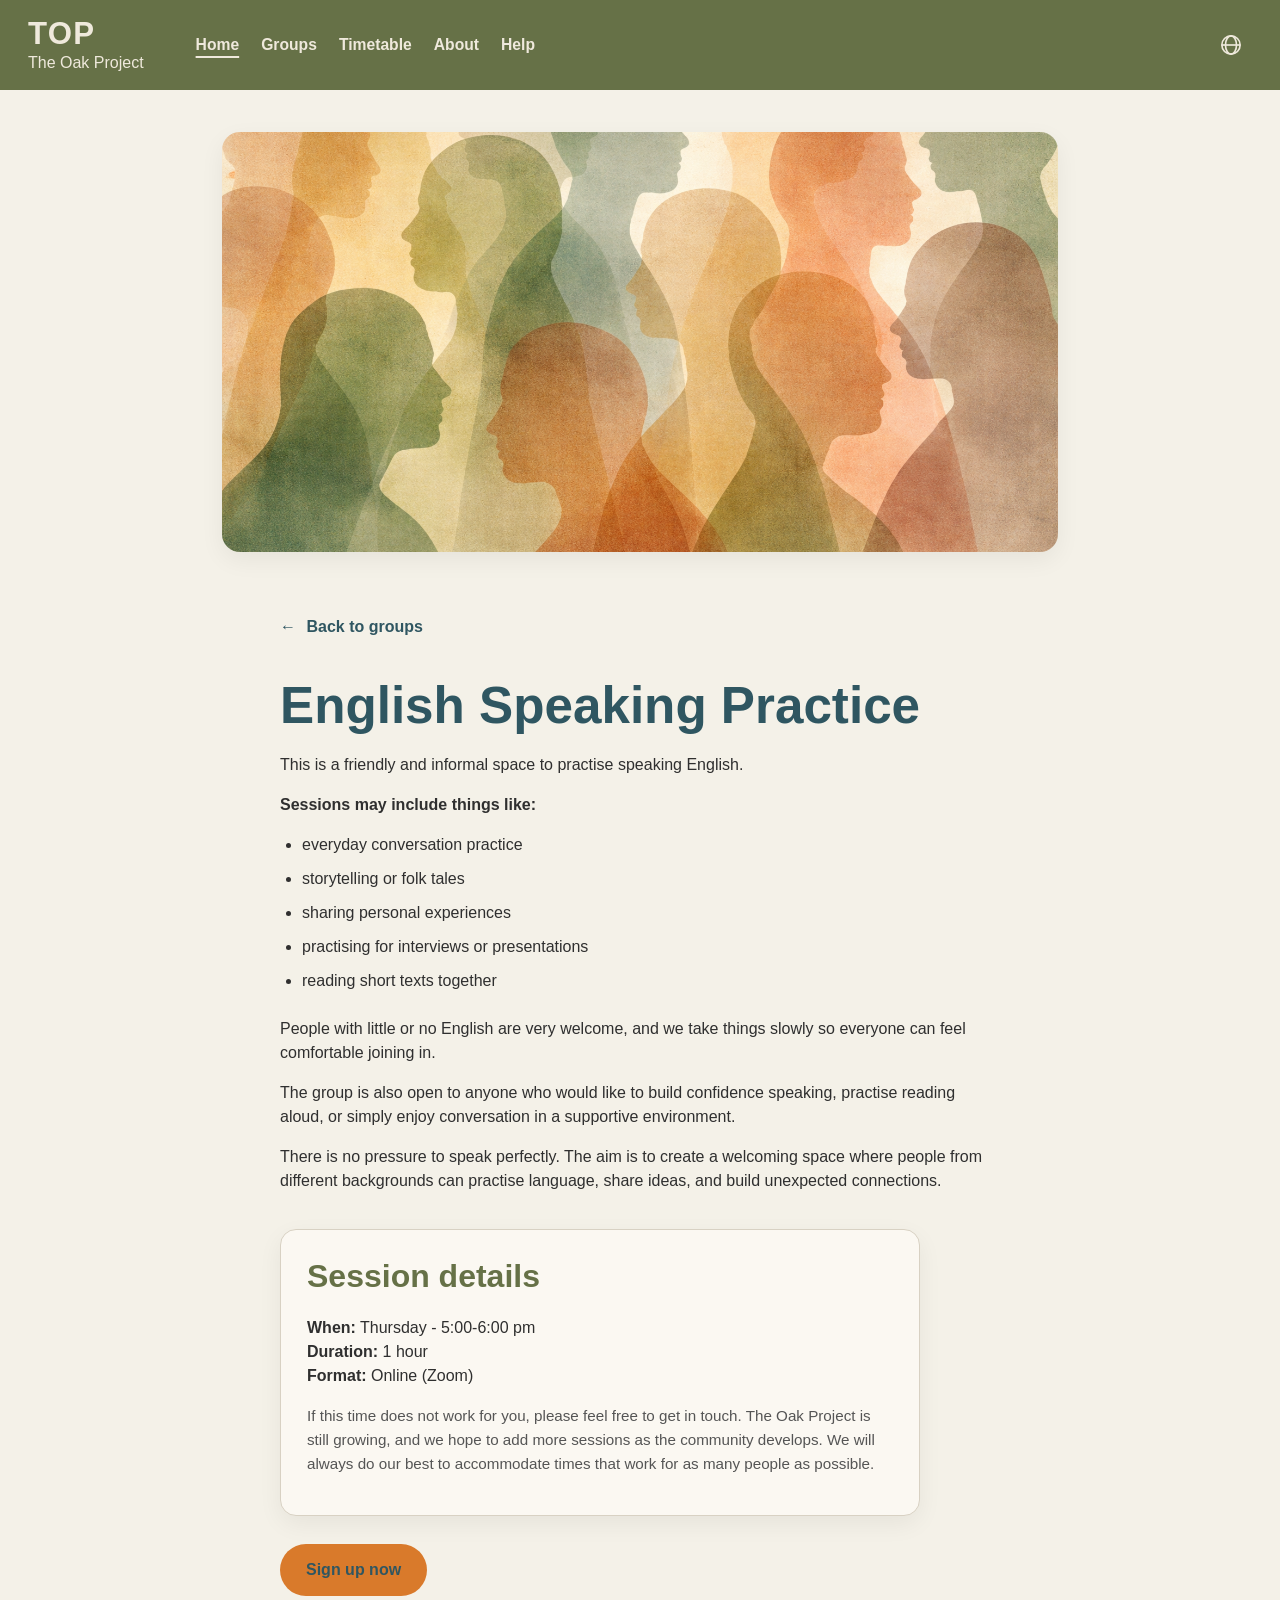
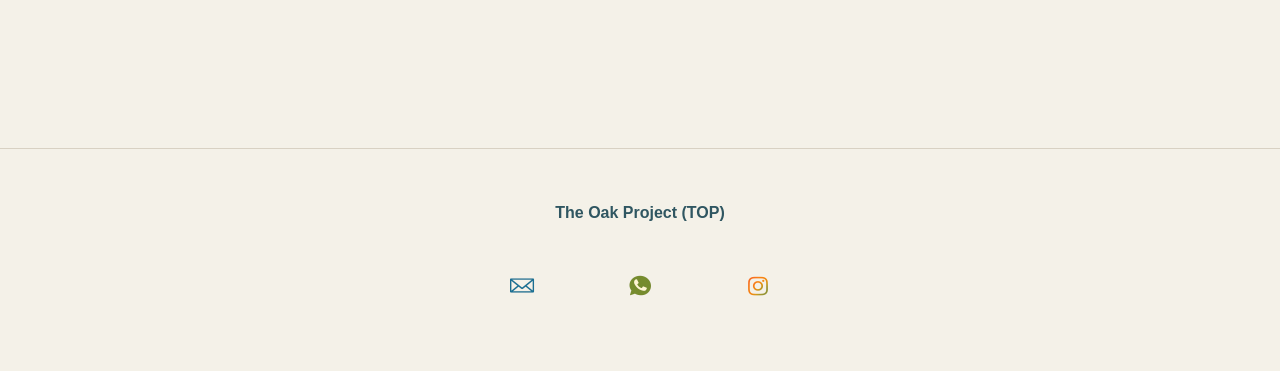
<file: english-speaking.html>
<!DOCTYPE html>
<html lang="en">
<head>
  <meta charset="UTF-8" />
  <meta name="viewport" content="width=device-width, initial-scale=1.0" />
  <title>English Speaking Practice | The Oak Project</title>
  <link rel="stylesheet" href="style.css" />
</head>
<body>
  <header class="top-bar">
  <div class="top-left">
    <a href="index.html" class="brand-link">
      <span class="site-name">TOP</span>
      <span class="site-subtitle">The Oak Project</span>
    </a>
  </div>

    <nav class="main-nav">
    <a href="index.html" class="nav-link active-nav" data-i18n="nav.home">Home</a>

    <div class="nav-dropdown">
      <button class="nav-link nav-dropdown-button" type="button" data-i18n="nav.groups">Groups</button>
     <div class="nav-dropdown-menu">
  <a href="computer-basics.html" data-i18n="navgroups.computer">Computer Basics</a>
  <a href="beginner-coding.html" data-i18n="navgroups.coding">Beginner Coding</a>
  <a href="english-speaking.html" data-i18n="navgroups.english">English Speaking Practice</a>
  <a href="mindfulness.html" data-i18n="navgroups.mindfulness">Mindfulness & Meditation</a>
  <a href="art-sharing.html" data-i18n="navgroups.art">Art Sharing Group</a>
</div>
    </div>

    <a href="timetable.html" class="nav-link" data-i18n="nav.timetable">Timetable</a>
    <a href="about.html" class="nav-link" data-i18n="nav.about">About</a>
    <a href="help.html" class="nav-link" data-i18n="nav.help">Help</a>
  </nav>

  <div class="language-switcher">
    <button id="languageButton" class="language-button" aria-label="Change language">
      <svg class="globe-icon" viewBox="0 0 24 24" aria-hidden="true">
        <circle cx="12" cy="12" r="10"></circle>
        <ellipse cx="12" cy="12" rx="6" ry="10"></ellipse>
        <line x1="2" y1="12" x2="22" y2="12"></line>
      </svg>
    </button>

    <div id="languageMenu" class="language-menu hidden">
      <button data-lang="en">English</button>
      <button data-lang="ar">العربية</button>
      <button data-lang="es">Español</button>
      <button data-lang="fr">Français</button>
      <button data-lang="uk">Українська</button>
      <button data-lang="zh">中文</button>
    </div>
  </div>
</header>

  <main class="page group-page">
  <section class="group-hero">
    <img src="images/english.png" alt="English Speaking Practice" class="group-page-image" />
  </section>

  <section class="group-content">
    <p class="back-link-wrap">
      <a href="index.html" class="back-link">
        <span class="back-arrow">←</span> <span data-i18n="groupPages.backToGroups">Back to groups</span>
      </a>
    </p>

    <h1 data-i18n="groups.english.title">English Speaking Practice</h1>

    <p data-i18n="groupPages.english.intro">This is a friendly and informal space to practise speaking English.</p>

    <p><strong data-i18n="groupPages.english.includeTitle">Sessions may include things like:</strong></p>

    <ul class="group-list">
      <li data-i18n="groupPages.english.li1">everyday conversation practice</li>
      <li data-i18n="groupPages.english.li2">storytelling or folk tales</li>
      <li data-i18n="groupPages.english.li3">sharing personal experiences</li>
      <li data-i18n="groupPages.english.li4">practising for interviews or presentations</li>
      <li data-i18n="groupPages.english.li5">reading short texts together</li>
    </ul>

    <p data-i18n="groupPages.english.p2">People with little or no English are very welcome, and we take things slowly so everyone can feel comfortable joining in.</p>

    <p data-i18n="groupPages.english.p3">The group is also open to anyone who would like to build confidence speaking, practise reading aloud, or simply enjoy conversation in a supportive environment.</p>

    <p data-i18n="groupPages.english.p4">There is no pressure to speak perfectly. The aim is to create a welcoming space where people from different backgrounds can practise language, share ideas, and build unexpected connections.</p>

    <section class="session-info">
      <h2 data-i18n="sessionInfo.title">Session details</h2>

     <p class="session-time">
  <strong data-i18n="sessionInfo.when">When:</strong>
  <span data-i18n="groupSchedule.englishWhen">Thursday — 5:00–6:00 pm</span>
  <br>
  <strong data-i18n="sessionInfo.duration">Duration:</strong>
  <span data-i18n="sessionInfo.oneHour">1 hour</span>
  <br>
  <strong data-i18n="sessionInfo.format">Format:</strong>
  <span data-i18n="sessionInfo.onlineZoom">Online (Zoom)</span>
</p>

      <p class="session-note" data-i18n="sessionInfo.timeNote">If this time does not work for you, please feel free to get in touch. The Oak Project is still growing, and we hope to add more sessions as the community develops. We will always do our best to accommodate times that work for as many people as possible.</p>
    </section>

    <a href="https://forms.gle/X39JxJ58t4r1Nkb97" class="signup-button" target="_blank" rel="noopener noreferrer" data-i18n="buttons.signup">
      Sign up now
    </a>
  </section>
</main>
<footer class="site-footer">
  <div class="footer-inner">
    <p class="footer-text">The Oak Project (TOP)</p>

    <div class="footer-links">
      <a href="mailto:hello@theoakproject.org" class="footer-link" aria-label="Email">
        <img src="images/icon-email.png" alt="Email" class="footer-img-icon">
      </a>

      <a href="https://wa.me/447593195218" target="_blank" rel="noopener noreferrer" class="footer-link" aria-label="WhatsApp">
        <img src="images/icon-whatsapp.png" alt="WhatsApp" class="footer-img-icon">
      </a>

     <a href="https://instagram.com/the_oak_project" target="_blank" rel="noopener noreferrer" class="footer-link" aria-label="Instagram">
  <img src="images/icon-instagram.png" alt="Instagram" class="footer-img-icon">
</a>
    </div>
  </div>
</footer>
  <script src="script.js"></script>
</body>
</html>
</file>
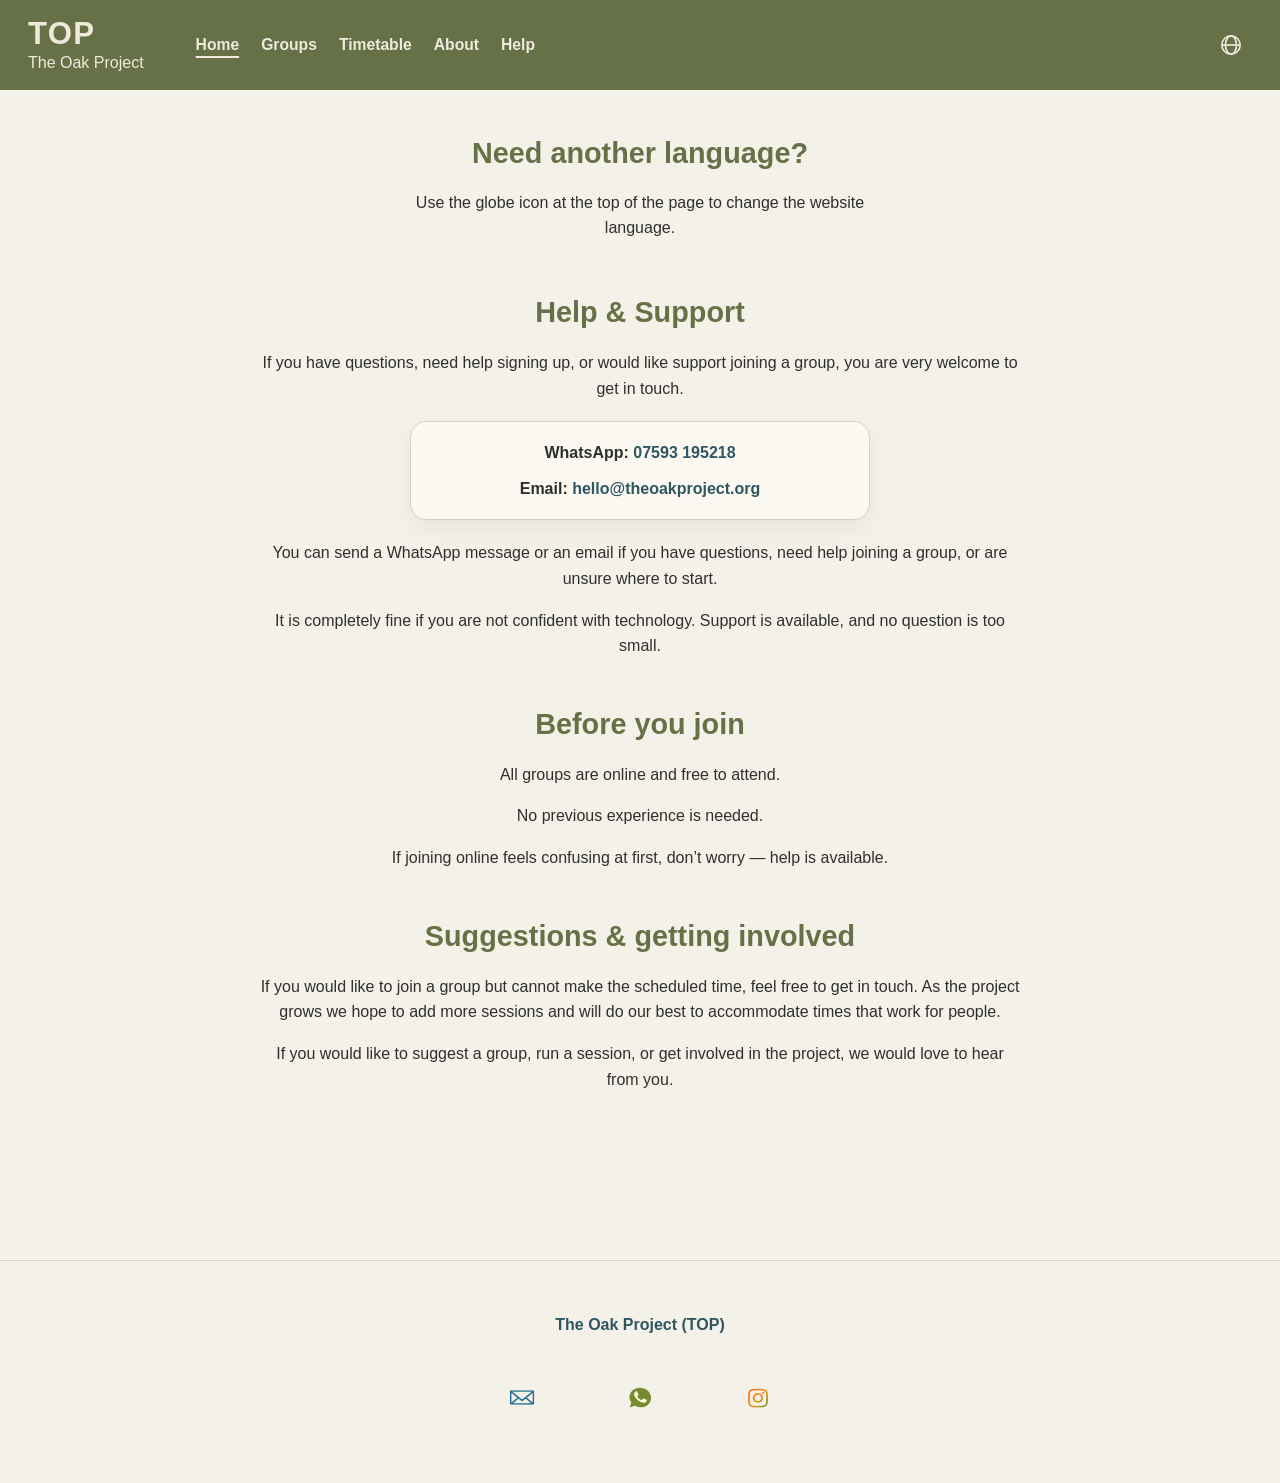
<file: help.html>
<!DOCTYPE html>
<html lang="en">
<head>
  <meta charset="UTF-8" />
  <meta name="viewport" content="width=device-width, initial-scale=1.0" />
  <title>Help | The Oak Project</title>
  <link rel="stylesheet" href="style.css" />
</head>
<body>

  <header class="top-bar">
    <div class="top-left">
      <a href="index.html" class="brand-link">
        <span class="site-name">TOP</span>
        <span class="site-subtitle">The Oak Project</span>
      </a>
    </div>

      <nav class="main-nav">
    <a href="index.html" class="nav-link active-nav" data-i18n="nav.home">Home</a>

    <div class="nav-dropdown">
      <button class="nav-link nav-dropdown-button" type="button" data-i18n="nav.groups">Groups</button>
      <div class="nav-dropdown-menu">
  <a href="computer-basics.html" data-i18n="navgroups.computer">Computer Basics</a>
  <a href="beginner-coding.html" data-i18n="navgroups.coding">Beginner Coding</a>
  <a href="english-speaking.html" data-i18n="navgroups.english">English Speaking Practice</a>
  <a href="mindfulness.html" data-i18n="navgroups.mindfulness">Mindfulness & Meditation</a>
  <a href="art-sharing.html" data-i18n="navgroups.art">Art Sharing Group</a>
</div>
    </div>

    <a href="timetable.html" class="nav-link" data-i18n="nav.timetable">Timetable</a>
    <a href="about.html" class="nav-link" data-i18n="nav.about">About</a>
    <a href="help.html" class="nav-link" data-i18n="nav.help">Help</a>
  </nav>

    <div class="language-switcher">
      <button id="languageButton" class="language-button" aria-label="Change language">
        <svg class="globe-icon" viewBox="0 0 24 24" aria-hidden="true">
          <circle cx="12" cy="12" r="10"></circle>
          <ellipse cx="12" cy="12" rx="6" ry="10"></ellipse>
          <line x1="2" y1="12" x2="22" y2="12"></line>
        </svg>
      </button>

      <div id="languageMenu" class="language-menu hidden">
        <button data-lang="en">English</button>
        <button data-lang="ar">العربية</button>
        <button data-lang="es">Español</button>
        <button data-lang="fr">Français</button>
        <button data-lang="uk">Українська</button>
        <button data-lang="zh">中文</button>
      </div>
    </div>
  </header>

  <main class="page help-page">
  <section class="help-content">

    <section class="language-help">
      <h2 data-i18n="helpPage.languageTitle">Need another language?</h2>

      <div class="language-help-row">
        <p data-i18n="helpPage.languageText">Use the globe icon at the top of the page to change the website language.</p>

        <div class="help-arrow-wrap" aria-hidden="true">
          <svg class="help-arrow" viewBox="0 0 220 90">
            <path class="arrow-line" d="M10,70 C55,85 100,68 138,42 C160,27 182,18 205,15"></path>
            <path class="arrow-head" d="M188,7 L205,15 L191,24"></path>
          </svg>
        </div>
      </div>
    </section>

    <section class="help-section">
      <h2 data-i18n="helpPage.supportTitle">Help & Support</h2>

      <p data-i18n="helpPage.support1">If you have questions, need help signing up, or would like support joining a group, you are very welcome to get in touch.</p>

      <div class="contact-box">
        <p>
          <strong data-i18n="helpPage.whatsAppLabel">WhatsApp:</strong>
          <a href="https://wa.me/447593195218" class="contact-link">07593 195218</a>
        </p>
        <p>
          <strong data-i18n="helpPage.emailLabel">Email:</strong>
          <a href="mailto:hello@theoakproject.org" class="contact-link">hello@theoakproject.org</a>
        </p>
      </div>

      <p data-i18n="helpPage.support2">You can send a WhatsApp message or an email if you have questions, need help joining a group, or are unsure where to start.</p>

      <p data-i18n="helpPage.support3">It is completely fine if you are not confident with technology. Support is available, and no question is too small.</p>
    </section>

    <section class="help-section">
      <h2 data-i18n="helpPage.beforeJoinTitle">Before you join</h2>
      <p data-i18n="helpPage.beforeJoin1">All groups are online and free to attend.</p>
      <p data-i18n="helpPage.beforeJoin2">No previous experience is needed.</p>
      <p data-i18n="helpPage.beforeJoin3">If joining online feels confusing at first, don’t worry — help is available.</p>
    </section>

    <section class="help-section">
      <h2 data-i18n="helpPage.suggestionsTitle">Suggestions & getting involved</h2>
      <p data-i18n="helpPage.suggestions1">If you would like to join a group but cannot make the scheduled time, feel free to get in touch. As the project grows we hope to add more sessions and will do our best to accommodate times that work for people.</p>
      <p data-i18n="helpPage.suggestions2">If you would like to suggest a group, run a session, or get involved in the project, we would love to hear from you.</p>
    </section>

  </section>
</main>
<footer class="site-footer">
  <div class="footer-inner">
    <p class="footer-text">The Oak Project (TOP)</p>

    <div class="footer-links">
      <a href="mailto:hello@theoakproject.org" class="footer-link" aria-label="Email">
        <img src="images/icon-email.png" alt="Email" class="footer-img-icon">
      </a>

      <a href="https://wa.me/447593195218" target="_blank" rel="noopener noreferrer" class="footer-link" aria-label="WhatsApp">
        <img src="images/icon-whatsapp.png" alt="WhatsApp" class="footer-img-icon">
      </a>

      <a href="https://instagram.com/the_oak_project" target="_blank" rel="noopener noreferrer" class="footer-link" aria-label="Instagram">
  <img src="images/icon-instagram.png" alt="Instagram" class="footer-img-icon">
</a>
    </div>
  </div>
</footer>
  <script src="script.js"></script>
</body>
</html>
</file>
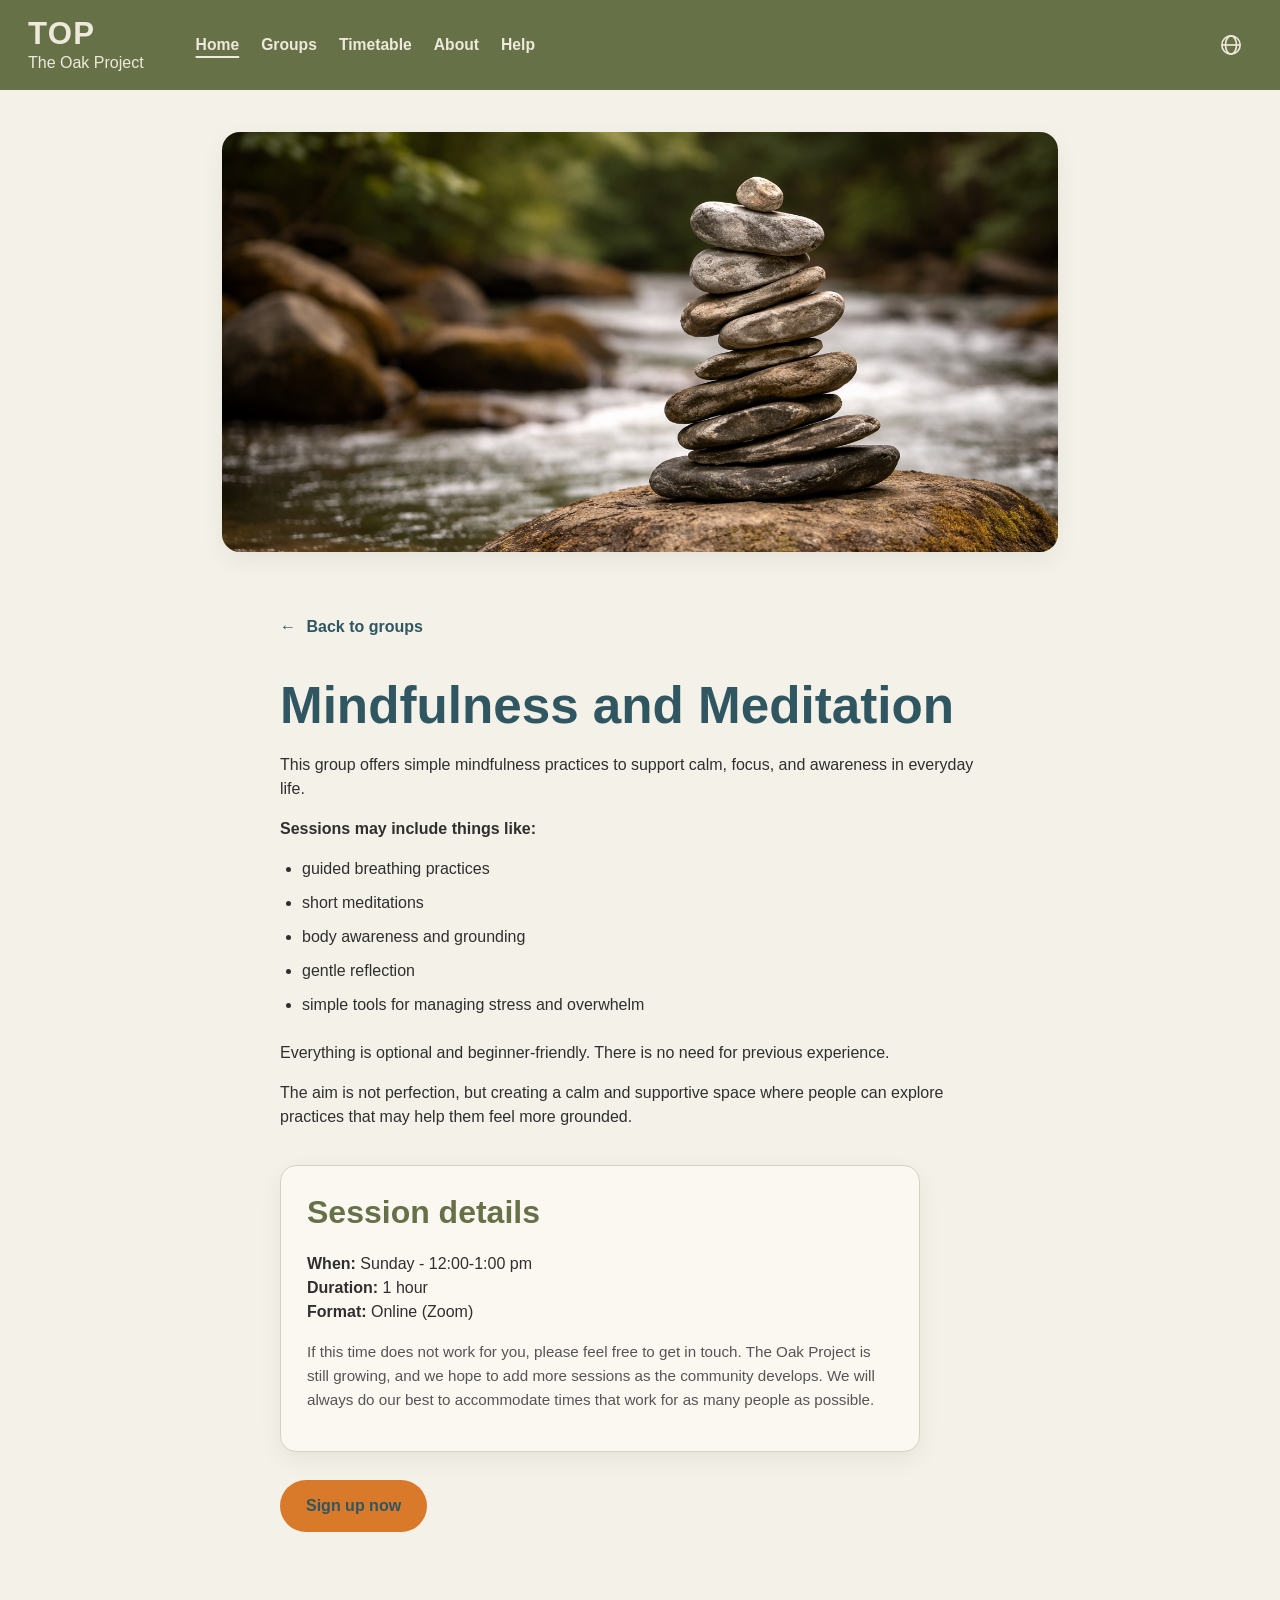
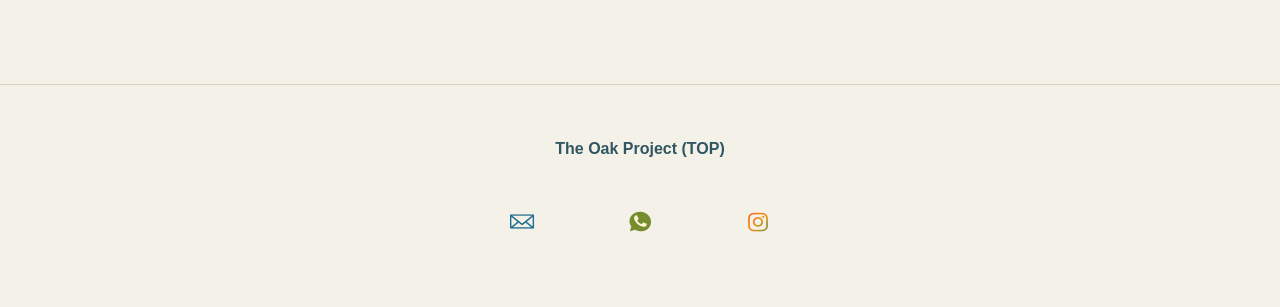
<file: mindfulness.html>
<!DOCTYPE html>
<html lang="en">
<head>
  <meta charset="UTF-8" />
  <meta name="viewport" content="width=device-width, initial-scale=1.0" />
  <title>Mindfulness and Meditation | The Oak Project</title>
  <link rel="stylesheet" href="style.css" />
</head>
<body>
  <header class="top-bar">
  <div class="top-left">
    <a href="index.html" class="brand-link">
      <span class="site-name">TOP</span>
      <span class="site-subtitle">The Oak Project</span>
    </a>
  </div>

    <nav class="main-nav">
    <a href="index.html" class="nav-link active-nav" data-i18n="nav.home">Home</a>

    <div class="nav-dropdown">
      <button class="nav-link nav-dropdown-button" type="button" data-i18n="nav.groups">Groups</button>
      <div class="nav-dropdown-menu">
  <a href="computer-basics.html" data-i18n="navgroups.computer">Computer Basics</a>
  <a href="beginner-coding.html" data-i18n="navgroups.coding">Beginner Coding</a>
  <a href="english-speaking.html" data-i18n="navgroups.english">English Speaking Practice</a>
  <a href="mindfulness.html" data-i18n="navgroups.mindfulness">Mindfulness & Meditation</a>
  <a href="art-sharing.html" data-i18n="navgroups.art">Art Sharing Group</a>
</div>
    </div>

    <a href="timetable.html" class="nav-link" data-i18n="nav.timetable">Timetable</a>
    <a href="about.html" class="nav-link" data-i18n="nav.about">About</a>
    <a href="help.html" class="nav-link" data-i18n="nav.help">Help</a>
  </nav>

  <div class="language-switcher">
    <button id="languageButton" class="language-button" aria-label="Change language">
      <svg class="globe-icon" viewBox="0 0 24 24" aria-hidden="true">
        <circle cx="12" cy="12" r="10"></circle>
        <ellipse cx="12" cy="12" rx="6" ry="10"></ellipse>
        <line x1="2" y1="12" x2="22" y2="12"></line>
      </svg>
    </button>

    <div id="languageMenu" class="language-menu hidden">
      <button data-lang="en">English</button>
      <button data-lang="ar">العربية</button>
      <button data-lang="es">Español</button>
      <button data-lang="fr">Français</button>
      <button data-lang="uk">Українська</button>
      <button data-lang="zh">中文</button>
    </div>
  </div>
</header>

  <main class="page group-page">
  <section class="group-hero">
    <img src="images/mindfulness.png" alt="Mindfulness and Meditation" class="group-page-image" />
  </section>

  <section class="group-content">
    <p class="back-link-wrap">
      <a href="index.html" class="back-link">
        <span class="back-arrow">←</span> <span data-i18n="groupPages.backToGroups">Back to groups</span>
      </a>
    </p>

    <h1 data-i18n="groups.mindfulness.title">Mindfulness and Meditation</h1>

    <p data-i18n="groupPages.mindfulness.intro">This group offers simple mindfulness practices to support calm, focus, and awareness in everyday life.</p>

    <p><strong data-i18n="groupPages.mindfulness.includeTitle">Sessions may include things like:</strong></p>

    <ul class="group-list">
      <li data-i18n="groupPages.mindfulness.li1">guided breathing practices</li>
      <li data-i18n="groupPages.mindfulness.li2">short meditations</li>
      <li data-i18n="groupPages.mindfulness.li3">body awareness and grounding</li>
      <li data-i18n="groupPages.mindfulness.li4">gentle reflection</li>
      <li data-i18n="groupPages.mindfulness.li5">simple tools for managing stress and overwhelm</li>
    </ul>

    <p data-i18n="groupPages.mindfulness.p2">Everything is optional and beginner-friendly. There is no need for previous experience.</p>

    <p data-i18n="groupPages.mindfulness.p3">The aim is not perfection, but creating a calm and supportive space where people can explore practices that may help them feel more grounded.</p>

    <section class="session-info">
      <h2 data-i18n="sessionInfo.title">Session details</h2>

      <p class="session-time">
  <strong data-i18n="sessionInfo.when">When:</strong>
  <span data-i18n="groupSchedule.mindfulnessWhen">Sunday — 12:00–1:00 pm</span>
  <br>
  <strong data-i18n="sessionInfo.duration">Duration:</strong>
  <span data-i18n="sessionInfo.oneHour">1 hour</span>
  <br>
  <strong data-i18n="sessionInfo.format">Format:</strong>
  <span data-i18n="sessionInfo.onlineZoom">Online (Zoom)</span>
</p>

      <p class="session-note" data-i18n="sessionInfo.timeNote">If this time does not work for you, please feel free to get in touch. The Oak Project is still growing, and we hope to add more sessions as the community develops. We will always do our best to accommodate times that work for as many people as possible.</p>
    </section>

    <a href="https://forms.gle/TgS9o64SLPjdABi26" class="signup-button" target="_blank" rel="noopener noreferrer" data-i18n="buttons.signup">
      Sign up now
    </a>
  </section>
</main>
<footer class="site-footer">
  <div class="footer-inner">
    <p class="footer-text">The Oak Project (TOP)</p>

    <div class="footer-links">
      <a href="mailto:hello@theoakproject.org" class="footer-link" aria-label="Email">
        <img src="images/icon-email.png" alt="Email" class="footer-img-icon">
      </a>

      <a href="https://wa.me/447593195218" target="_blank" rel="noopener noreferrer" class="footer-link" aria-label="WhatsApp">
        <img src="images/icon-whatsapp.png" alt="WhatsApp" class="footer-img-icon">
      </a>

      <a href="https://instagram.com/the_oak_project" target="_blank" rel="noopener noreferrer" class="footer-link" aria-label="Instagram">
  <img src="images/icon-instagram.png" alt="Instagram" class="footer-img-icon">
</a>
    </div>
  </div>
</footer>
  <script src="script.js"></script>
</body>
</html>
</file>
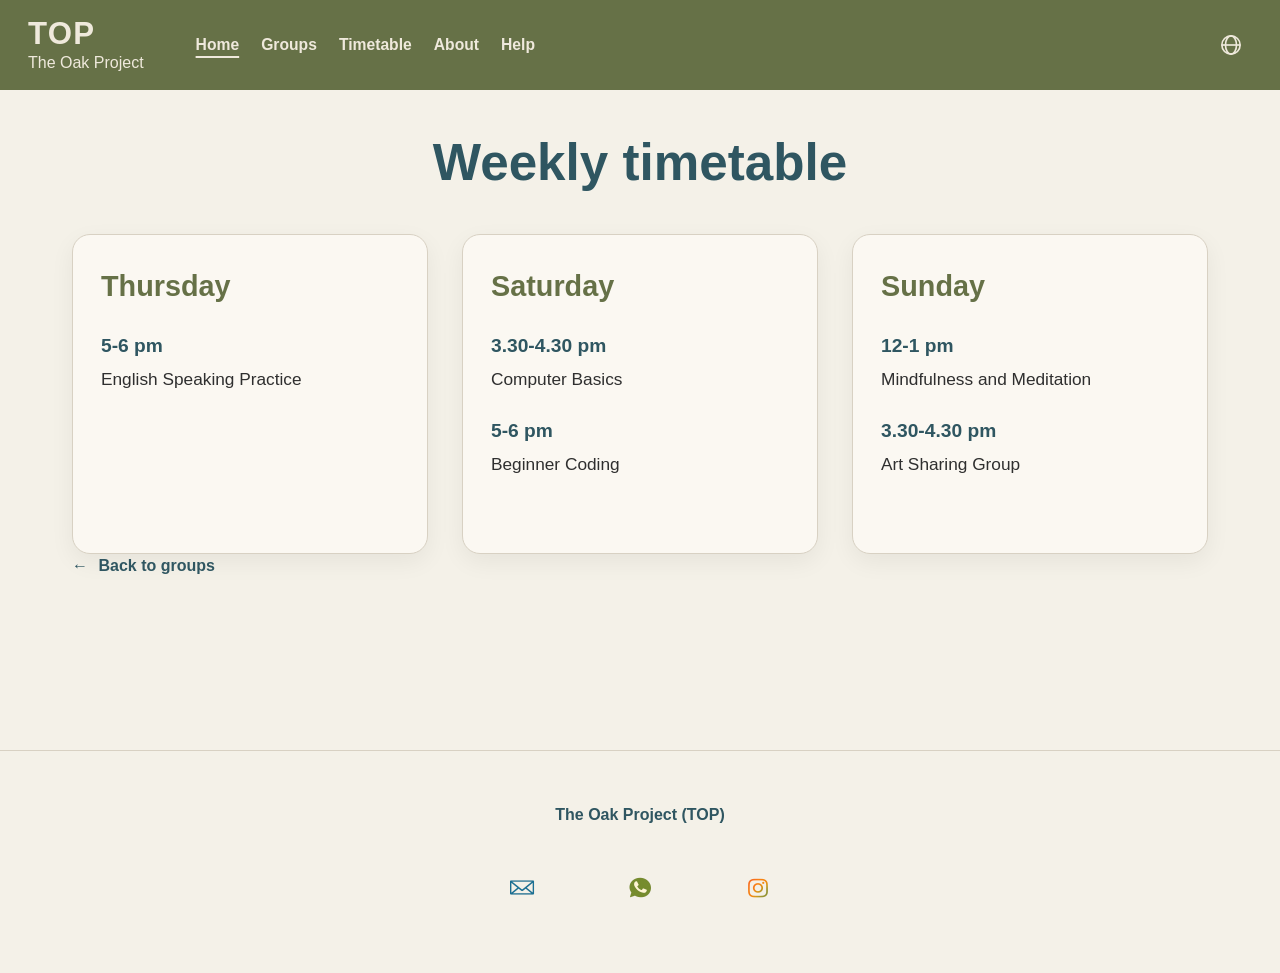
<file: timetable.html>
<!DOCTYPE html>
<html lang="en">
<head>
<meta charset="UTF-8">
<meta name="viewport" content="width=device-width, initial-scale=1.0">

<title>Timetable | The Oak Project</title>

<link rel="stylesheet" href="style.css">
</head>

<body>

<header class="top-bar">
  <div class="top-left">
    <a href="index.html" class="brand-link">
      <span class="site-name">TOP</span>
      <span class="site-subtitle">The Oak Project</span>
    </a>
  </div>

  <nav class="main-nav">
    <a href="index.html" class="nav-link active-nav" data-i18n="nav.home">Home</a>

    <div class="nav-dropdown">
      <button class="nav-link nav-dropdown-button" type="button" data-i18n="nav.groups">Groups</button>
      <div class="nav-dropdown-menu">
  <a href="computer-basics.html" data-i18n="navgroups.computer">Computer Basics</a>
  <a href="beginner-coding.html" data-i18n="navgroups.coding">Beginner Coding</a>
  <a href="english-speaking.html" data-i18n="navgroups.english">English Speaking Practice</a>
  <a href="mindfulness.html" data-i18n="navgroups.mindfulness">Mindfulness & Meditation</a>
  <a href="art-sharing.html" data-i18n="navgroups.art">Art Sharing Group</a>
</div>
    </div>

    <a href="timetable.html" class="nav-link" data-i18n="nav.timetable">Timetable</a>
    <a href="about.html" class="nav-link" data-i18n="nav.about">About</a>
    <a href="help.html" class="nav-link" data-i18n="nav.help">Help</a>
  </nav>

  <div class="language-switcher">
    <button id="languageButton" class="language-button" aria-label="Change language">
      <svg class="globe-icon" viewBox="0 0 24 24" aria-hidden="true">
        <circle cx="12" cy="12" r="10"></circle>
        <ellipse cx="12" cy="12" rx="6" ry="10"></ellipse>
        <line x1="2" y1="12" x2="22" y2="12"></line>
      </svg>
    </button>

    <div id="languageMenu" class="language-menu hidden">
      <button data-lang="en">English</button>
      <button data-lang="ar">العربية</button>
      <button data-lang="es">Español</button>
      <button data-lang="fr">Français</button>
      <button data-lang="uk">Українська</button>
      <button data-lang="zh">中文</button>
    </div>
  </div>
</header>

<main class="page timetable-page">
  <h1 class="timetable-title" data-i18n="timetablePage.title">Weekly timetable</h1>

  <div class="timetable">
    <div class="day-card">
      <h2 data-i18n="timetablePage.thursday">Thursday</h2>

      <div class="session">
        <div class="time">5-6 pm</div>
        <div class="group" data-i18n="groups.english.title">English Speaking Practice</div>
      </div>
    </div>

    <div class="day-card">
      <h2 data-i18n="timetablePage.saturday">Saturday</h2>

      <div class="session">
        <div class="time">3.30-4.30 pm</div>
        <div class="group" data-i18n="groups.computer.title">Computer Basics</div>
      </div>

      <div class="session">
        <div class="time">5-6 pm</div>
        <div class="group" data-i18n="groups.coding.title">Beginner Coding</div>
      </div>
    </div>

    <div class="day-card">
      <h2 data-i18n="timetablePage.sunday">Sunday</h2>

      <div class="session">
        <div class="time">12-1 pm</div>
        <div class="group" data-i18n="groups.mindfulness.title">Mindfulness and Meditation</div>
      </div>

      <div class="session">
        <div class="time">3.30-4.30 pm</div>
        <div class="group" data-i18n="groups.art.title">Art Sharing Group</div>
      </div>
    </div>
  </div>

  <div class="back-link-wrap">
    <a href="index.html" class="back-link">
      <span class="back-arrow">←</span> <span data-i18n="groupPages.backToGroups">Back to groups</span>
    </a>
  </div>
</main>
<footer class="site-footer">
  <div class="footer-inner">
    <p class="footer-text">The Oak Project (TOP)</p>

    <div class="footer-links">
      <a href="mailto:hello@theoakproject.org" class="footer-link" aria-label="Email">
        <img src="images/icon-email.png" alt="Email" class="footer-img-icon">
      </a>

      <a href="https://wa.me/447593195218" target="_blank" rel="noopener noreferrer" class="footer-link" aria-label="WhatsApp">
        <img src="images/icon-whatsapp.png" alt="WhatsApp" class="footer-img-icon">
      </a>

      <a href="https://instagram.com/the_oak_project" target="_blank" rel="noopener noreferrer" class="footer-link" aria-label="Instagram">
  <img src="images/icon-instagram.png" alt="Instagram" class="footer-img-icon">
</a>
    </div>
  </div>
</footer>
<script src="script.js"></script>

</body>
</html>
</file>
<file: style.css>
:root {
  --bg: #f4f1e8;
  --card: #fbf8f2;
  --text: #2f2f2f;
  --olive: #667147;
  --sage: #97a37c;
  --petrol: #2f5661;
  --orange: #d97a2b;
  --border: #d8d1c3;
  --cream-text: #efe9dc;
  --shadow: 0 8px 24px rgba(0, 0, 0, 0.06);
}

* {
  box-sizing: border-box;
}

html,
body {
  margin: 0;
  padding: 0;
}

body {
  font-family: Arial, Helvetica, sans-serif;
  background: var(--bg);
  color: var(--text);
  line-height: 1.5;
}

/* TOP BAR */
.top-bar {
  background: var(--olive);
  color: var(--cream-text);
  display: flex;
  justify-content: space-between;
  align-items: center;
  gap: 24px;
  padding: 18px 28px;
  position: sticky;
  top: 0;
  z-index: 1000;
  min-height: 82px;
}

.top-left {
  flex: 0 0 auto;
}

.site-brand {
  display: flex;
  flex-direction: column;
  gap: 4px;
}

.brand-link {
  text-decoration: none;
  color: inherit;
  display: flex;
  flex-direction: column;
  gap: 4px;
  align-items: flex-start;
}

.site-name {
  font-size: 1.95rem;
  font-weight: 700;
  letter-spacing: 0.04em;
  line-height: 1;
}

.site-subtitle {
  font-size: 1rem;
  line-height: 1.2;
  color: var(--cream-text);
}

/* NAVIGATION */
.main-nav {
  display: flex;
  align-items: center;
  gap: 22px;
  margin-left: 28px;
  margin-right: auto;
}

.nav-link {
  color: var(--cream-text);
  text-decoration: none;
  font-weight: 600;
  font-size: 0.98rem;
  background: transparent;
  border: none;
  cursor: pointer;
  padding: 6px 0;
  transition: color 0.2s ease;
}

.nav-link:hover {
  color: var(--orange);
}

.active-nav {
  color: var(--cream-text);
  text-decoration: underline;
  text-underline-offset: 6px;
  text-decoration-thickness: 2px;
}

.nav-dropdown {
  position: relative;
}

.nav-dropdown-button {
  font-family: inherit;
}

.nav-dropdown-menu {
  position: absolute;
  top: 100%;
  left: 0;
  min-width: 220px;
  background: var(--card);
  border: 1px solid var(--border);
  border-radius: 12px;
  box-shadow: var(--shadow);
  padding: 8px 0;
  display: none;
  z-index: 3000;
}

.nav-dropdown-menu a {
  display: block;
  padding: 10px 14px;
  text-decoration: none;
  color: var(--text);
  font-size: 0.95rem;
}

.nav-dropdown-menu a:hover {
  background: #efe9dc;
}

.nav-dropdown:hover .nav-dropdown-menu {
  display: block;
}

/* LANGUAGE SWITCHER */
.language-switcher {
  position: relative;
  z-index: 2000;
}

.language-button {
  background: transparent;
  border: none;
  cursor: pointer;
  padding: 8px 10px;
  line-height: 1;
  color: var(--cream-text);
}

.globe-icon {
  width: 22px;
  height: 22px;
  stroke: #efe9dc;
  stroke-width: 1.8;
  fill: none;
  display: block;
  transition: stroke 0.2s ease, opacity 0.2s ease;
}

.language-button:hover .globe-icon {
  stroke: var(--orange);
  opacity: 1;
}

.language-menu {
  position: absolute;
  right: 0;
  top: 48px;
  background: var(--card);
  border: 1px solid var(--border);
  border-radius: 10px;
  box-shadow: var(--shadow);
  min-width: 180px;
  overflow: hidden;
  z-index: 3000;
}

.language-menu button {
  display: block;
  width: 100%;
  border: none;
  background: transparent;
  padding: 12px 14px;
  text-align: left;
  cursor: pointer;
  font-size: 0.95rem;
  color: var(--text);
}

.language-menu button:hover {
  background: #efe9dc;
}

.hidden {
  display: none;
}

/* PAGE LAYOUT */
.page {
  max-width: 1300px;
  margin: 0 auto;
  padding: 42px 32px 72px;
}

.hero {
  text-align: center;
  margin-bottom: 56px;
}

.logo-wrap {
  margin-bottom: 24px;
}

.logo {
  width: 670px;
  max-width: 100%;
  height: auto;
  display: block;
  margin: 0 auto;
}

h1 {
  font-size: clamp(2rem, 4vw, 3.2rem);
  color: var(--petrol);
  margin: 0 0 18px;
  line-height: 1.2;
}

.intro,
.online-free,
.groups-intro,
.updates p {
  max-width: 760px;
  margin-left: auto;
  margin-right: auto;
}

.intro {
  margin-bottom: 14px;
}

.online-free {
  font-weight: 600;
  color: var(--olive);
}

/* HERO BUTTON */
.hero-button-wrap {
  text-align: center;
  margin-top: 20px;
}

.hero-button {
  display: inline-block;
  background: var(--orange);
  color: var(--petrol);
  text-decoration: none;
  font-weight: 700;
  padding: 14px 24px;
  border-radius: 999px;
  transition: transform 0.2s ease, box-shadow 0.2s ease, background 0.2s ease, color 0.2s ease;
}

.hero-button:hover {
  transform: translateY(-2px);
  box-shadow: 0 10px 20px rgba(0, 0, 0, 0.12);
  background: var(--petrol);
  color: var(--orange);
}

/* GROUPS */
.groups-section {
  margin-top: 10px;
}

h2 {
  text-align: left;
  color: var(--olive);
  margin: 0 0 8px;
  font-size: 2rem;
}

.groups-intro {
  text-align: center;
  margin-bottom: 34px;
}

.groups-grid {
  display: grid;
  grid-template-columns: repeat(3, minmax(320px, 1fr));
  gap: 34px;
  justify-content: center;
  align-items: start;
}

.group-card {
  background: var(--card);
  border: 1px solid var(--border);
  border-radius: 16px;
  overflow: hidden;
  box-shadow: var(--shadow);
  transition: transform 0.2s ease, box-shadow 0.2s ease, background 0.2s ease;
}

.group-card:hover {
  transform: translateY(-4px);
  box-shadow: 0 14px 28px rgba(0, 0, 0, 0.08);
  background: #ead0b8;
}

.card-link {
  text-decoration: none;
  color: inherit;
  display: block;
}

.group-image {
  width: 100%;
  height: 240px;
  object-fit: cover;
  display: block;
}

.group-card h3 {
  margin: 16px 16px 8px;
  color: var(--petrol);
  font-size: 1.1rem;
  line-height: 1.25;
}

.group-card p {
  margin: 0 16px 18px;
  font-size: 0.95rem;
  line-height: 1.45;
}

/* UPDATES */
.updates {
  text-align: center;
  margin-top: 46px;
}

.updates p:first-child {
  color: var(--orange);
  font-weight: 700;
  margin-bottom: 8px;
}

/* GROUP PAGE */
.group-page {
  max-width: 900px;
  margin: 0 auto;
}

.group-hero {
  margin-bottom: 28px;
}

.group-page-image {
  width: 100%;
  height: 420px;
  object-fit: cover;
  border-radius: 18px;
  margin-bottom: 28px;
  box-shadow: var(--shadow);
}

.group-content {
  max-width: 720px;
  margin: 0 auto;
}

.group-content h1 {
  margin-bottom: 16px;
  color: var(--petrol);
}

.group-content p {
  margin-bottom: 16px;
}

.back-link {
  display: inline-block;
  margin-bottom: 20px;
  color: var(--petrol);
  text-decoration: none;
  font-weight: 600;
}

.back-link:hover {
  text-decoration: underline;
}

.back-arrow {
  display: inline-block;
  margin-right: 6px;
}

.group-list {
  padding-left: 22px;
  margin-bottom: 24px;
}

.group-list li {
  margin-bottom: 10px;
}

.signup-button {
  display: inline-block;
  margin-top: 28px;
  background: var(--orange);
  color: var(--petrol);
  text-decoration: none;
  font-weight: 700;
  padding: 14px 26px;
  border-radius: 40px;
  transition: transform 0.2s ease, box-shadow 0.2s ease, background 0.2s ease, color 0.2s ease;
}

.signup-button:hover {
  transform: translateY(-2px);
  box-shadow: 0 10px 20px rgba(0, 0, 0, 0.12);
  background: var(--petrol);
  color: var(--orange);
}

/* SESSION DETAILS CARD */
.session-info {
  margin-top: 36px;
  padding: 22px 26px;
  background: var(--card);
  border: 1px solid var(--border);
  border-radius: 16px;
  box-shadow: var(--shadow);
  max-width: 640px;
}

.session-info h2 {
  margin-top: 0;
  margin-bottom: 12px;
  color: var(--olive);
  text-align: left;
}

.session-time {
  margin-bottom: 14px;
}

.session-note {
  font-size: 0.95rem;
  line-height: 1.6;
  color: #555;
}

/* TIMETABLE PAGE */
.timetable-page {
  max-width: 1200px;
}

.timetable-title {
  text-align: center;
  margin-bottom: 40px;
}

.timetable {
  display: grid;
  grid-template-columns: repeat(3, 1fr);
  gap: 34px;
  align-items: start;
}

.day-card {
  background: var(--card);
  border: 1px solid var(--border);
  border-radius: 18px;
  padding: 30px 28px;
  box-shadow: var(--shadow);
  min-height: 320px;
}

.day-card h2 {
  margin-top: 0;
  color: var(--olive);
  margin-bottom: 24px;
  font-size: 1.8rem;
}

.session {
  margin-bottom: 26px;
}

.time {
  font-weight: 700;
  color: var(--petrol);
  margin-bottom: 6px;
  font-size: 1.2rem;
}

.group {
  font-size: 1.08rem;
  line-height: 1.4;
}

/* ABOUT PAGE */
.about-page {
  max-width: 900px;
}

.about-content {
  max-width: 760px;
  margin: 0 auto;
}

.about-content h1 {
  text-align: center;
  margin-bottom: 24px;
  color: var(--petrol);
}

.about-content h2 {
  margin-top: 48px;
  margin-bottom: 14px;
  color: var(--olive);
  font-size: 1.8rem;
  text-align: left;
}

.about-content p {
  margin-bottom: 18px;
  font-size: 1rem;
  line-height: 1.6;
}

.about-content h2 + p {
  margin-top: 10px;
}

.about-content p strong {
  font-weight: 700;
}

/* HELP PAGE */
.help-page {
  max-width: 980px;
}

.help-content {
  max-width: 760px;
  margin: 0 auto;
}

.help-content h1 {
  text-align: center;
  margin-bottom: 14px;
  color: var(--petrol);
}

.help-content h2 {
  margin-top: 44px;
  margin-bottom: 14px;
  color: var(--olive);
  font-size: 1.8rem;
  text-align: center;
}

.help-content p {
  margin-bottom: 16px;
  line-height: 1.6;
  text-align: center;
}

.language-help {
  position: relative;
  margin-bottom: 26px;
  padding-bottom: 6px;
}

.language-help h2 {
  margin-top: 0;
}

.language-help-row {
  display: block;
  text-align: center;
}

.language-help-row p {
  margin: 0 auto;
  max-width: 520px;
}

.help-arrow-wrap {
  position: absolute;
  right: 80px;
  top: 52px;
  pointer-events: none;
}

.help-arrow {
  width: 180px;
  height: 70px;
  overflow: visible;
}

.help-arrow path {
  fill: none;
  stroke: var(--orange);
  stroke-width: 3;
  stroke-linecap: round;
  stroke-linejoin: round;
}

.help-arrow .arrow-line {
  stroke-dasharray: 260;
  stroke-dashoffset: 260;
  animation: drawArrow 2.6s ease-in-out infinite;
}

.help-arrow .arrow-head {
  stroke-dasharray: 60;
  stroke-dashoffset: 60;
  animation: drawArrowHead 2.6s ease-in-out infinite;
}

@keyframes drawArrow {
  0% {
    stroke-dashoffset: 260;
    opacity: 0;
  }
  15% {
    opacity: 1;
  }
  60% {
    stroke-dashoffset: 0;
    opacity: 1;
  }
  100% {
    stroke-dashoffset: 0;
    opacity: 0.85;
  }
}

@keyframes drawArrowHead {
  0% {
    stroke-dashoffset: 60;
    opacity: 0;
  }
  35% {
    opacity: 1;
  }
  70% {
    stroke-dashoffset: 0;
    opacity: 1;
  }
  100% {
    stroke-dashoffset: 0;
    opacity: 0.85;
  }
}

.contact-box {
  background: var(--card);
  border: 1px solid var(--border);
  border-radius: 16px;
  padding: 18px 20px;
  box-shadow: var(--shadow);
  max-width: 460px;
  margin: 20px auto;
}

.contact-box p {
  margin: 0 0 10px;
}

.contact-box p:last-child {
  margin-bottom: 0;
}

.contact-link {
  color: var(--petrol);
  text-decoration: none;
  font-weight: 600;
}

.contact-link:hover {
  color: var(--orange);
  text-decoration: underline;
}

/* FOOTER */
.site-footer {
  margin-top: 80px;
  padding: 36px 20px;
  border-top: 1px solid var(--border);
  background: var(--bg);
}

.footer-inner {
  max-width: 900px;
  margin: 0 auto;
  text-align: center;
}

.footer-text {
  margin-bottom: 14px;
  font-weight: 600;
  color: var(--petrol);
}

.footer-links {
  display: flex;
  justify-content: center;
  gap: 22px;
}

.footer-link {
  display: inline-flex;
  align-items: center;
  justify-content: center;
  text-decoration: none;
}

.footer-img-icon {
  width: 28px;
  height: 28px;
  display: block;
  object-fit: contain;
  transition: transform 0.2s ease, opacity 0.2s ease;
}

.footer-link:hover .footer-img-icon {
  transform: translateY(-3px);
  opacity: 0.9;
}

/* RTL SUPPORT */
html[dir="rtl"] body {
  text-align: right;
}

html[dir="rtl"] .top-bar {
  flex-direction: row;
  justify-content: space-between;
}

html[dir="rtl"] .top-left {
  margin-right: 0;
  margin-left: 0;
  flex: 0 0 auto;
}

html[dir="rtl"] .site-brand {
  text-align: left;
}

html[dir="rtl"] .brand-link {
  align-items: flex-start;
}

html[dir="rtl"] .main-nav {
  flex-direction: row;
  margin-left: 28px;
  margin-right: auto;
}

html[dir="rtl"] .nav-dropdown-menu {
  left: auto;
  right: 0;
}

html[dir="rtl"] .language-menu {
  left: auto;
  right: 0;
}

html[dir="rtl"] .language-menu button,
html[dir="rtl"] .group-card h3,
html[dir="rtl"] .group-card p,
html[dir="rtl"] .intro,
html[dir="rtl"] .online-free,
html[dir="rtl"] .groups-intro,
html[dir="rtl"] .updates,
html[dir="rtl"] .group-content,
html[dir="rtl"] .back-link,
html[dir="rtl"] .about-content,
html[dir="rtl"] .help-content,
html[dir="rtl"] .session-info {
  text-align: right;
}

html[dir="rtl"] .group-list {
  padding-left: 0;
  padding-right: 22px;
}

html[dir="rtl"] .back-arrow {
  transform: scaleX(-1);
  margin-right: 0;
  margin-left: 6px;
}

/* RESPONSIVE */
@media (max-width: 1100px) {
  .page {
    max-width: 980px;
  }

  .groups-grid {
    grid-template-columns: repeat(2, minmax(300px, 1fr));
  }

  .logo {
    width: 280px;
  }

  .main-nav {
    gap: 16px;
  }

  .nav-link {
    font-size: 0.92rem;
  }

  .timetable {
    grid-template-columns: 1fr;
  }

  .day-card {
    min-height: auto;
  }
}

@media (max-width: 760px) {
  .top-bar {
    flex-wrap: wrap;
    justify-content: space-between;
  }

  .main-nav {
    order: 3;
    width: 100%;
    justify-content: center;
    flex-wrap: wrap;
    gap: 14px 18px;
    padding-top: 6px;
    margin-left: 0;
    margin-right: 0;
  }

  html[dir="rtl"] .main-nav {
    margin-left: 0;
    margin-right: 0;
  }
}

@media (max-width: 680px) {
  .top-bar {
    padding: 14px 18px;
    min-height: 74px;
  }

  .site-name {
    font-size: 1.65rem;
  }

  .site-subtitle {
    font-size: 0.9rem;
  }

  .page {
    padding: 28px 18px 56px;
  }

  .logo {
    width: 210px;
  }

  .groups-grid {
    grid-template-columns: 1fr;
    gap: 22px;
  }

  .group-image {
    height: 220px;
  }

  .group-page-image {
    height: 260px;
  }

  .help-content h2 {
    font-size: 1.55rem;
  }

  .help-arrow {
    width: 150px;
    height: 60px;
  }

  .contact-box {
    padding: 16px 16px;
  }
}
.mailing-link {
  color: var(--petrol);
  font-weight: 600;
  text-decoration: none;
  transition: color 0.2s ease;
}

.mailing-link:hover {
  color: var(--orange);
  text-decoration: underline;
}
.footer-img-icon {
  width: 96px;
  height: 96px;
  display: block;
  object-fit: contain;
  transition: transform 0.2s ease, opacity 0.2s ease;
}
@media (max-width: 680px) {
  .language-help {
    padding-top: 10px;
  }

  .help-arrow-wrap {
    position: static;
    display: flex;
    justify-content: center;
    margin-top: 10px;
  }

  .help-arrow {
    width: 120px;
    height: 50px;
  }
}
</file>
